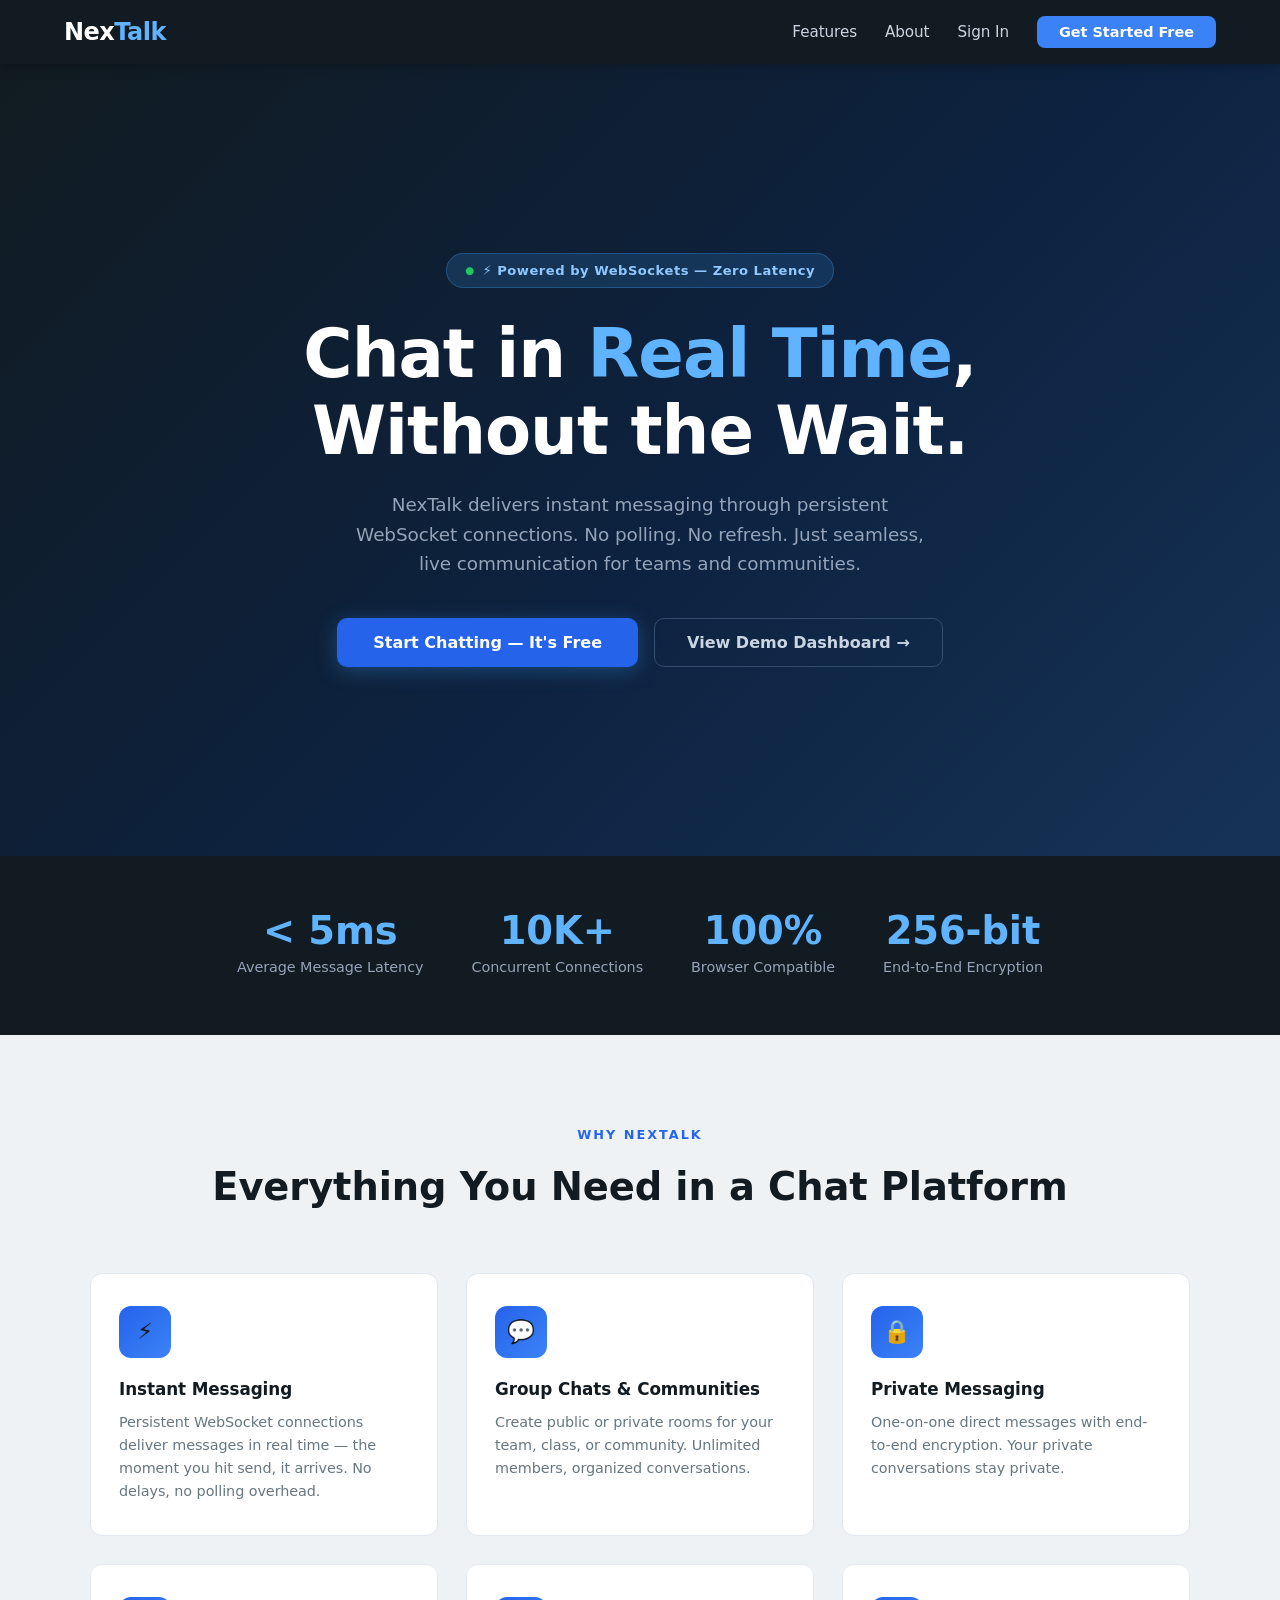
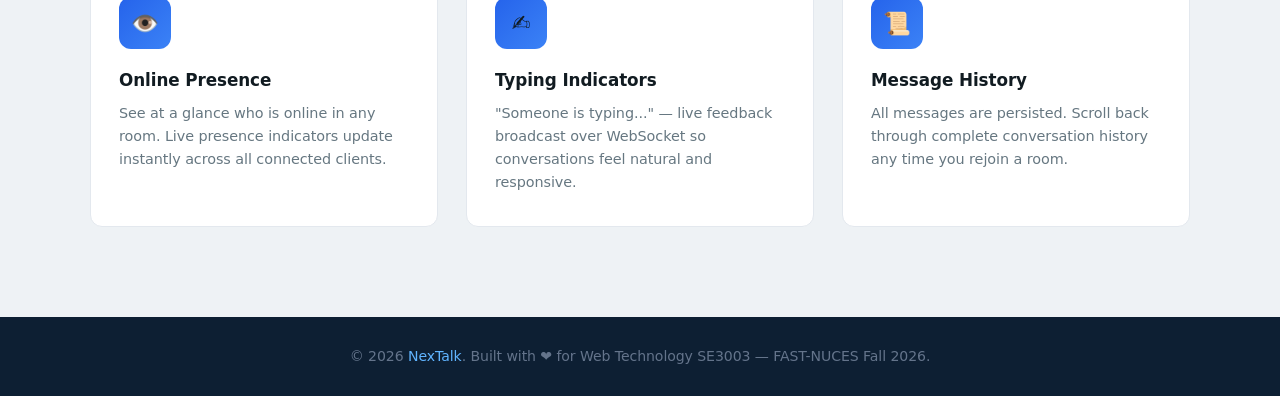
<file: html_pages/index.html>
<!DOCTYPE html>
<html lang="en">
<head>
  <meta charset="UTF-8" />
  <meta name="viewport" content="width=device-width, initial-scale=1.0" />
  <title>NexTalk — Real-Time Chat Platform</title>
  <link rel="stylesheet" href="style.css?v=20260512-gui2" />
</head>
<body>

  <!-- ── Navigation ── -->
  <nav class="nav">
    <div class="nav-logo">Nex<span>Talk</span></div>
    <div class="nav-links">
      <a href="#features">Features</a>
      <a href="#about">About</a>
      <!-- Auth-aware links (updated by JS) -->
      <a href="auth.html" id="nav-auth-link">Sign In</a>
      <button class="btn-nav" id="nav-cta-btn" onclick="location.href='auth.html'">Get Started Free</button>
    </div>
  </nav>

  <!-- ── Hero ── -->
  <section class="hero">
    <div class="hero-badge">⚡ Powered by WebSockets — Zero Latency</div>
    <h1>Chat in <span>Real Time</span>,<br>Without the Wait.</h1>
    <p>NexTalk delivers instant messaging through persistent WebSocket connections. No polling. No refresh. Just seamless, live communication for teams and communities.</p>
    <div class="hero-cta">
      <button class="btn-primary" id="hero-primary-btn" onclick="location.href='auth.html'">Start Chatting — It's Free</button>
      <button class="btn-outline" onclick="location.href='dashboard.html'">View Demo Dashboard →</button>
    </div>
  </section>

  <!-- ── Stats Bar ── -->
  <div class="stats-bar">
    <div class="stat">
      <div class="stat-num">&lt; 5ms</div>
      <div class="stat-label">Average Message Latency</div>
    </div>
    <div class="stat">
      <div class="stat-num">10K+</div>
      <div class="stat-label">Concurrent Connections</div>
    </div>
    <div class="stat">
      <div class="stat-num">100%</div>
      <div class="stat-label">Browser Compatible</div>
    </div>
    <div class="stat">
      <div class="stat-num">256-bit</div>
      <div class="stat-label">End-to-End Encryption</div>
    </div>
  </div>

  <!-- ── Features ── -->
  <section class="features" id="features">
    <div class="section-label">Why NexTalk</div>
    <h2 class="section-title">Everything You Need in a Chat Platform</h2>
    <div class="features-grid">

      <div class="feature-card">
        <div class="feature-icon">⚡</div>
        <h3>Instant Messaging</h3>
        <p>Persistent WebSocket connections deliver messages in real time — the moment you hit send, it arrives. No delays, no polling overhead.</p>
      </div>

      <div class="feature-card">
        <div class="feature-icon">💬</div>
        <h3>Group Chats & Communities</h3>
        <p>Create public or private rooms for your team, class, or community. Unlimited members, organized conversations.</p>
      </div>

      <div class="feature-card">
        <div class="feature-icon">🔒</div>
        <h3>Private Messaging</h3>
        <p>One-on-one direct messages with end-to-end encryption. Your private conversations stay private.</p>
      </div>

      <div class="feature-card">
        <div class="feature-icon">👁️</div>
        <h3>Online Presence</h3>
        <p>See at a glance who is online in any room. Live presence indicators update instantly across all connected clients.</p>
      </div>

      <div class="feature-card">
        <div class="feature-icon">✍️</div>
        <h3>Typing Indicators</h3>
        <p>"Someone is typing..." — live feedback broadcast over WebSocket so conversations feel natural and responsive.</p>
      </div>

      <div class="feature-card">
        <div class="feature-icon">📜</div>
        <h3>Message History</h3>
        <p>All messages are persisted. Scroll back through complete conversation history any time you rejoin a room.</p>
      </div>

    </div>
  </section>

  <!-- ── Footer ── -->
  <footer>
    <p>© 2026 <span>NexTalk</span>. Built with ❤️ for Web Technology SE3003 — FAST-NUCES Fall 2026.</p>
  </footer>

  <script>
    // ── Check if user is logged in and update navigation ──
    (async function updateNavForAuth() {
      try {
        const res = await fetch('../api/check_auth.php');
        const data = await res.json();

        if (data.authenticated) {
          const user = data.user;

          // Update nav link
          const navLink = document.getElementById('nav-auth-link');
          navLink.textContent = 'Dashboard';
          navLink.href = 'dashboard.html';

          // Update nav CTA button → Logout
          const navCta = document.getElementById('nav-cta-btn');
          navCta.textContent = 'Logout';
          navCta.style.background = 'rgba(231,76,60,.8)';
          navCta.onclick = async function() {
            await fetch('../api/logout.php');
            location.reload();
          };

          // Update hero primary button
          const heroBtn = document.getElementById('hero-primary-btn');
          heroBtn.textContent = 'Go to Dashboard →';
          heroBtn.onclick = function() { location.href = 'dashboard.html'; };
        }
      } catch (e) { /* Not logged in — keep default links */ }
    })();
  </script>

</body>
</html>
</file>
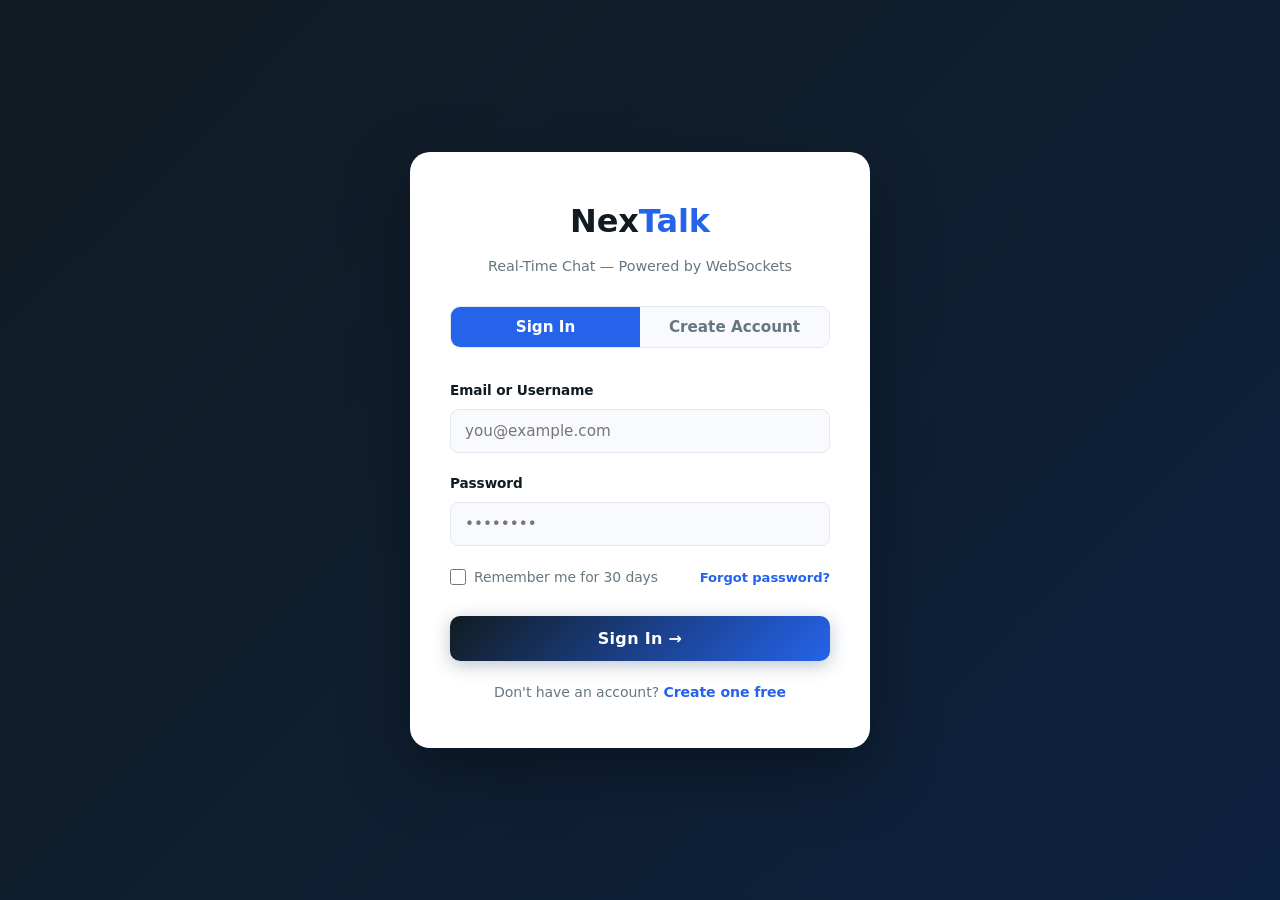
<file: html_pages/auth.html>
<!doctype html>
<html lang="en">
  <head>
    <meta charset="UTF-8" />
    <meta name="viewport" content="width=device-width, initial-scale=1.0" />
    <title>NexTalk — Sign In / Register</title>
    <link rel="stylesheet" href="style.css?v=20260512-gui2" />
  </head>
  <body class="auth-page">
    <div class="auth-card">
      <!-- Logo -->
      <div class="auth-logo">
        <div class="logo-text">Nex<span>Talk</span></div>
      </div>
      <p class="auth-subtitle">Real-Time Chat — Powered by WebSockets</p>

      <!-- Tabs -->
      <div class="auth-tabs">
        <button
          class="auth-tab active"
          id="tab-login"
          onclick="switchTab('login', this)"
        >
          Sign In
        </button>
        <button
          class="auth-tab"
          id="tab-register"
          onclick="switchTab('register', this)"
        >
          Create Account
        </button>
      </div>

      <!-- ── Toast / Error Message ── -->
      <div id="auth-toast" class="auth-toast"></div>

      <!-- ── Login Panel ── -->
      <div class="form-panel active" id="panel-login">
        <form id="login-form" onsubmit="handleLogin(event)">
          <div class="form-group">
            <label class="form-label" for="login-email"
              >Email or Username</label
            >
            <input
              class="form-input"
              type="text"
              id="login-email"
              name="email_or_username"
              placeholder="you@example.com"
              required
            />
          </div>
          <div class="form-group">
            <label class="form-label" for="login-password">Password</label>
            <input
              class="form-input"
              type="password"
              id="login-password"
              name="password"
              placeholder="••••••••"
              required
            />
          </div>
          <div class="checkbox-row">
            <input type="checkbox" id="remember" name="remember_me" value="1" />
            <label for="remember">Remember me for 30 days</label>
            <a
              href="#"
              style="
                margin-left: auto;
                font-size: 0.82rem;
                color: var(--blue);
                font-weight: 600;
              "
              >Forgot password?</a
            >
          </div>
          <button type="submit" class="btn-submit" id="btn-login">
            <span class="btn-text">Sign In →</span>
            <span class="btn-loader" style="display: none">Signing in...</span>
          </button>
        </form>
        <div class="form-footer">
          Don't have an account?
          <a href="#" onclick="switchTabByName('register')">Create one free</a>
        </div>
      </div>

      <!-- ── Register Panel ── -->
      <div class="form-panel" id="panel-register">
        <form id="register-form" onsubmit="handleRegister(event)">
          <div class="form-row">
            <div class="form-group">
              <label class="form-label" for="reg-fname">First Name</label>
              <input
                class="form-input"
                type="text"
                id="reg-fname"
                name="first_name"
                placeholder="Ali"
                required
              />
            </div>
            <div class="form-group">
              <label class="form-label" for="reg-lname">Last Name</label>
              <input
                class="form-input"
                type="text"
                id="reg-lname"
                name="last_name"
                placeholder="Hassan"
                required
              />
            </div>
          </div>
          <div class="form-group">
            <label class="form-label" for="reg-username">Username</label>
            <input
              class="form-input"
              type="text"
              id="reg-username"
              name="username"
              placeholder="alihassan123"
              required
            />
          </div>
          <div class="form-group">
            <label class="form-label" for="reg-email">Email Address</label>
            <input
              class="form-input"
              type="email"
              id="reg-email"
              name="email"
              placeholder="ali@example.com"
              required
            />
          </div>
          <div class="form-group">
            <label class="form-label" for="reg-password">Password</label>
            <input
              class="form-input"
              type="password"
              id="reg-password"
              name="password"
              placeholder="At least 8 characters"
              required
              minlength="8"
            />
          </div>
          <div class="form-group">
            <label class="form-label" for="reg-confirm">Confirm Password</label>
            <input
              class="form-input"
              type="password"
              id="reg-confirm"
              name="confirm"
              placeholder="Re-enter password"
              required
            />
          </div>
          <button type="submit" class="btn-submit" id="btn-register">
            <span class="btn-text">Create My Account →</span>
            <span class="btn-loader" style="display: none"
              >Creating account...</span
            >
          </button>
        </form>
        <div class="form-footer">
          Already registered?
          <a href="#" onclick="switchTabByName('login')">Sign in here</a>
        </div>
      </div>
    </div>

    <script>
      // ── Tab Switching ──
      function switchTab(name, btn) {
        document
          .querySelectorAll(".auth-tab")
          .forEach((t) => t.classList.remove("active"));
        document
          .querySelectorAll(".form-panel")
          .forEach((p) => p.classList.remove("active"));
        btn.classList.add("active");
        document.getElementById("panel-" + name).classList.add("active");
        hideToast();
      }
      function switchTabByName(name) {
        const idx = name === "login" ? 0 : 1;
        const tabs = document.querySelectorAll(".auth-tab");
        switchTab(name, tabs[idx]);
      }

      // ── Toast Helpers ──
      function showToast(msg, type) {
        const toast = document.getElementById("auth-toast");
        toast.textContent = msg;
        toast.className = "auth-toast " + type + " visible";
      }
      function hideToast() {
        const toast = document.getElementById("auth-toast");
        toast.className = "auth-toast";
      }

      // ── Set button loading state ──
      function setLoading(btnId, loading) {
        const btn = document.getElementById(btnId);
        const text = btn.querySelector(".btn-text");
        const loader = btn.querySelector(".btn-loader");
        btn.disabled = loading;
        text.style.display = loading ? "none" : "inline";
        loader.style.display = loading ? "inline" : "none";
        btn.style.opacity = loading ? "0.7" : "1";
      }

      // ══════════════════════════════════════════
      //  LOGIN — fetch + FormData (AJAX)
      // ══════════════════════════════════════════
      async function handleLogin(e) {
        e.preventDefault();
        hideToast();
        setLoading("btn-login", true);

        const form = document.getElementById("login-form");
        const formData = new FormData(form);

        try {
          const response = await fetch("../api/login.php", {
            method: "POST",
            body: formData,
          });

          const raw = await response.text();
          let data;
          try {
            data = JSON.parse(raw);
          } catch (_) {
            throw new Error(
              raw || "Unexpected server response during sign in.",
            );
          }

          if (data.success) {
            showToast(data.message, "success");
            // Redirect to dashboard after brief delay
            setTimeout(() => {
              window.location.href = "dashboard.html";
            }, 800);
          } else {
            showToast(data.message, "error");
            setLoading("btn-login", false);
          }
        } catch (err) {
          const message =
            err && err.message
              ? err.message
              : "Network error. Please check your connection.";
          showToast(message, "error");
          setLoading("btn-login", false);
        }
      }

      // ══════════════════════════════════════════
      //  REGISTER — fetch + FormData (AJAX)
      // ══════════════════════════════════════════
      async function handleRegister(e) {
        e.preventDefault();
        hideToast();

        // Client-side password match check
        const pass = document.getElementById("reg-password").value;
        const conf = document.getElementById("reg-confirm").value;
        if (pass !== conf) {
          showToast("Passwords do not match.", "error");
          return;
        }

        setLoading("btn-register", true);

        const form = document.getElementById("register-form");
        const formData = new FormData(form);

        try {
          const response = await fetch("../api/register.php", {
            method: "POST",
            body: formData,
          });

          const data = await response.json();

          if (data.success) {
            showToast(data.message, "success");
            // Redirect to dashboard after brief delay
            setTimeout(() => {
              window.location.href = "dashboard.html";
            }, 800);
          } else {
            showToast(data.message, "error");
            setLoading("btn-register", false);
          }
        } catch (err) {
          showToast("Network error. Please check your connection.", "error");
          setLoading("btn-register", false);
        }
      }

      // ── If already logged in, redirect to dashboard ──
      (async function checkExistingSession() {
        try {
          const res = await fetch("../api/check_auth.php");
          const data = await res.json();
          if (data.authenticated) {
            window.location.href = "dashboard.html";
          }
        } catch (e) {
          /* ignore — user is not logged in */
        }
      })();
    </script>
  </body>
</html>
</file>
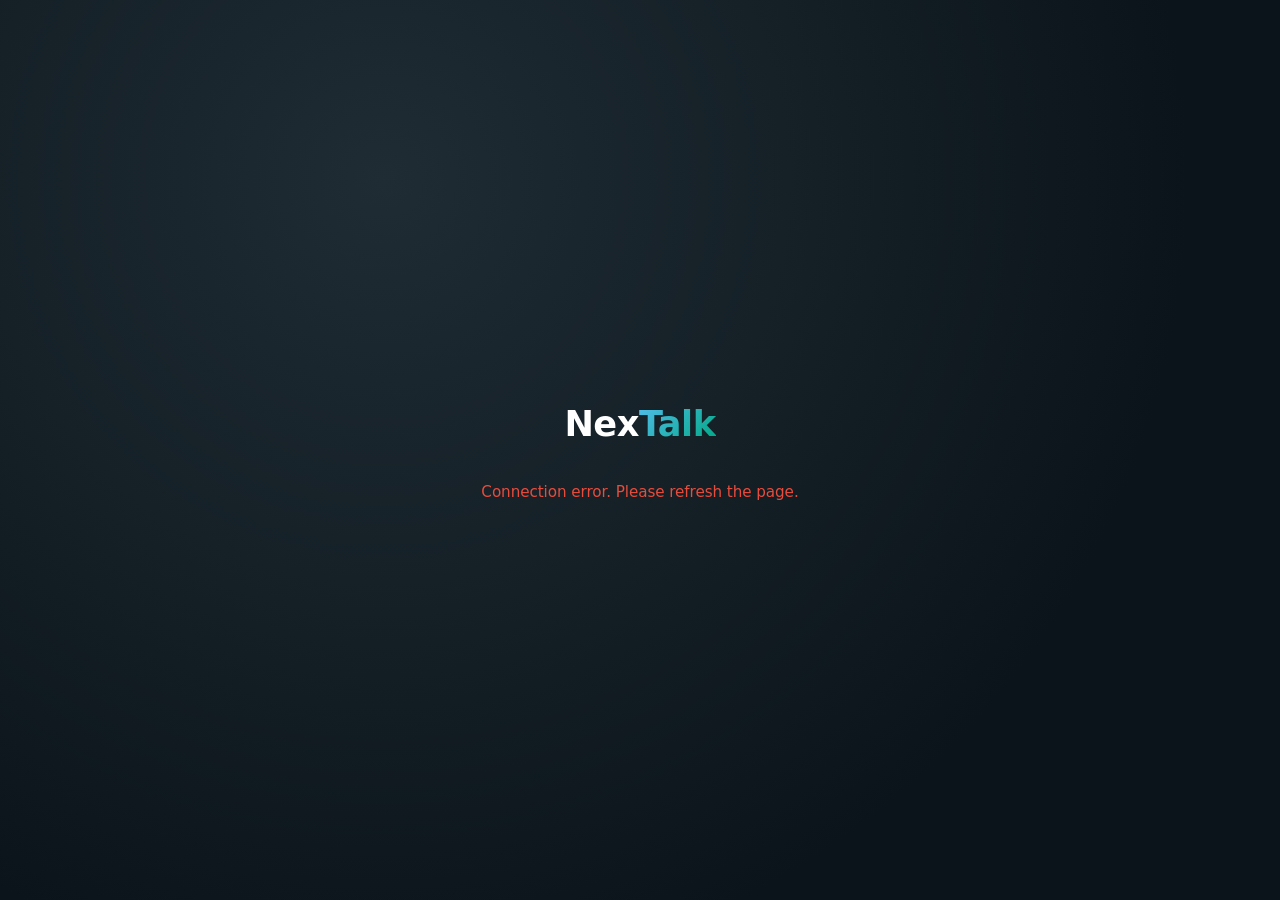
<file: html_pages/dashboard.html>
<!doctype html>
<html lang="en">
  <head>
    <meta charset="UTF-8" />
    <meta name="viewport" content="width=device-width, initial-scale=1.0" />
    <title>NexTalk — Dashboard</title>
    <style>
      /* Additional styles for new chat features
         NOTE: this block is intentionally placed BEFORE the external stylesheet
         so the canonical theme in style.css (loaded after) wins on equal
         specificity. Keep new theming there, not here. */
      .chat-btn-join {
        background: var(--blue);
        color: white;
        border: none;
        padding: 10px 20px;
        border-radius: 8px;
        font-weight: bold;
        cursor: pointer;
        margin: 20px auto;
        display: block;
      }
      .chat-btn-join:hover {
        background: var(--navy);
      }
      .disabled-state {
        text-align: center;
        padding: 50px;
        color: var(--muted);
        font-style: italic;
      }
      .request-item {
        background: rgba(255, 255, 255, 0.05);
        padding: 10px;
        border-radius: 8px;
        margin-bottom: 10px;
      }
      .request-actions {
        display: flex;
        gap: 5px;
        margin-top: 5px;
      }
      .btn-approve,
      .btn-reject {
        flex: 1;
        padding: 5px;
        border: none;
        border-radius: 4px;
        cursor: pointer;
        font-weight: bold;
        color: white;
      }
      .btn-approve {
        background: var(--online);
      }
      .btn-reject {
        background: var(--danger);
      }
      .room-item.pending {
        opacity: 0.6;
      }

      .action-modal-overlay {
        position: fixed;
        inset: 0;
        z-index: 10000;
        background: rgba(0, 0, 0, 0.6);
        backdrop-filter: blur(4px);
        display: flex;
        align-items: center;
        justify-content: center;
        padding: 20px;
      }
      .action-modal-card {
        background: #1b2b3a;
        border: 1px solid rgba(255, 255, 255, 0.1);
        border-radius: 20px;
        padding: 36px 32px;
        max-width: 420px;
        width: 100%;
        box-shadow: 0 24px 64px rgba(0, 0, 0, 0.5);
      }

      /* Toast Notifications */
      @keyframes slideInRight {
        from {
          opacity: 0;
          transform: translateX(400px);
        }
        to {
          opacity: 1;
          transform: translateX(0);
        }
      }

      @keyframes slideOutRight {
        from {
          opacity: 1;
          transform: translateX(0);
        }
        to {
          opacity: 0;
          transform: translateX(400px);
        }
      }

      /* Request item styles */
      .request-item {
        background: rgba(255, 255, 255, 0.05);
        padding: 12px;
        border-radius: 8px;
        margin-bottom: 10px;
        border-left: 3px solid var(--blue);
        transition: all 0.3s ease-out;
      }

      .request-item:hover {
        background: rgba(255, 255, 255, 0.08);
      }

      .request-actions button:hover {
        opacity: 0.85;
        transform: scale(1.05);
      }

      .request-actions button {
        transition: all 0.2s ease-out;
      }

      /* ─── Block System Styles ─── */
      .block-btn {
        width: 100%;
        padding: 10px 16px;
        border: 1px solid rgba(231, 76, 60, 0.4);
        background: rgba(231, 76, 60, 0.12);
        color: #e74c3c;
        border-radius: 8px;
        font-weight: 600;
        font-size: 0.85rem;
        cursor: pointer;
        transition: all 0.2s;
        margin-top: 12px;
      }
      .block-btn:hover {
        background: rgba(231, 76, 60, 0.25);
      }
      .block-btn.unblock {
        border-color: rgba(34, 197, 94, 0.4);
        background: rgba(34, 197, 94, 0.12);
        color: #22c55e;
      }
      .block-btn.unblock:hover {
        background: rgba(34, 197, 94, 0.25);
      }
      .blocked-overlay {
        display: none;
        padding: 14px 20px;
        background: rgba(231, 76, 60, 0.08);
        border-top: 1px solid rgba(231, 76, 60, 0.2);
        text-align: center;
        color: #e74c3c;
        font-size: 0.9rem;
        font-weight: 500;
      }

      /* ─── Smart Replies (AI) ─── */
      .smart-replies-bar {
        display: flex;
        align-items: center;
        gap: 10px;
        padding: 10px 16px;
        background: linear-gradient(
          90deg,
          rgba(0, 168, 132, 0.10),
          rgba(83, 189, 235, 0.12)
        );
        border-top: 1px solid rgba(0, 168, 132, 0.28);
        border-bottom: 1px solid rgba(0, 168, 132, 0.18);
      }
      .smart-replies-label {
        font-size: 0.7rem;
        font-weight: 800;
        text-transform: uppercase;
        letter-spacing: 1.2px;
        color: #008f6b;
        flex-shrink: 0;
        display: inline-flex;
        align-items: center;
        gap: 4px;
      }
      .smart-replies-chips {
        display: flex;
        gap: 8px;
        flex-wrap: wrap;
        flex: 1;
        min-height: 30px;
        align-items: center;
      }
      .smart-reply-chip {
        background: #ffffff;
        border: 1.5px solid #00a884;
        color: #008f6b;
        padding: 7px 14px;
        border-radius: 999px;
        font-size: 0.85rem;
        font-weight: 600;
        cursor: pointer;
        transition: all 0.15s;
        max-width: 280px;
        white-space: nowrap;
        overflow: hidden;
        text-overflow: ellipsis;
        box-shadow: 0 1px 3px rgba(0, 143, 107, 0.15);
      }
      .smart-reply-chip:hover {
        background: #00a884;
        color: #ffffff;
        transform: translateY(-1px);
        box-shadow: 0 4px 10px rgba(0, 143, 107, 0.35);
      }
      .smart-reply-chip:disabled {
        opacity: 0.5;
        cursor: wait;
      }
      .smart-replies-refresh {
        background: #ffffff;
        border: 1.5px solid #00a884;
        color: #008f6b;
        width: 32px;
        height: 32px;
        border-radius: 50%;
        cursor: pointer;
        font-size: 1rem;
        font-weight: 700;
        flex-shrink: 0;
        transition: all 0.15s;
        display: flex;
        align-items: center;
        justify-content: center;
      }
      .smart-replies-refresh:hover {
        background: #00a884;
        color: #ffffff;
      }
      .smart-replies-refresh.spinning {
        animation: spinChip 0.8s linear infinite;
      }
      @keyframes spinChip {
        from { transform: rotate(0deg); }
        to { transform: rotate(360deg); }
      }
      .smart-replies-empty {
        color: #008f6b;
        font-size: 0.82rem;
        font-style: italic;
        font-weight: 500;
      }

      /* ─── Translated message tag ─── */
      .ai-translated-tag {
        display: inline-block;
        margin-top: 4px;
        padding: 2px 8px;
        font-size: 0.65rem;
        font-weight: 600;
        text-transform: uppercase;
        letter-spacing: 0.6px;
        background: rgba(124, 58, 237, 0.18);
        color: #a78bfa;
        border-radius: 10px;
        cursor: pointer;
        user-select: none;
      }
      .ai-translated-tag:hover {
        background: rgba(124, 58, 237, 0.32);
      }

      /* ─── Poll Styles ─── */
      .poll-btn {
        width: 38px;
        height: 38px;
        border: none;
        background: transparent;
        font-size: 1.2rem;
        cursor: pointer;
        border-radius: 8px;
        transition: background 0.15s;
        display: flex;
        align-items: center;
        justify-content: center;
        flex-shrink: 0;
      }
      .poll-btn:hover {
        background: rgba(0, 0, 0, 0.08);
      }

      /* Poll Creation Modal */
      .poll-modal-card {
        background: #1b2b3a;
        border: 1px solid rgba(255, 255, 255, 0.1);
        border-radius: 20px;
        padding: 32px 28px;
        max-width: 440px;
        width: 100%;
        box-shadow: 0 24px 64px rgba(0, 0, 0, 0.5);
      }
      .poll-modal-title {
        font-size: 1.15rem;
        color: #fff;
        font-weight: 700;
        margin-bottom: 20px;
        display: flex;
        align-items: center;
        gap: 8px;
      }
      .poll-option-row {
        display: flex;
        gap: 8px;
        margin-bottom: 8px;
        align-items: center;
      }
      .poll-option-input {
        flex: 1;
        padding: 10px 12px;
        border-radius: 8px;
        border: 1px solid #4a6178;
        background: #0d1f33;
        color: #fff;
        font-size: 0.9rem;
        font-family: var(--font);
        outline: none;
      }
      .poll-option-input:focus {
        border-color: var(--blue);
      }
      .poll-option-remove {
        width: 28px;
        height: 28px;
        border-radius: 50%;
        border: none;
        background: rgba(231, 76, 60, 0.2);
        color: #e74c3c;
        font-size: 0.85rem;
        cursor: pointer;
        display: flex;
        align-items: center;
        justify-content: center;
        transition: background 0.15s;
        flex-shrink: 0;
      }
      .poll-option-remove:hover {
        background: rgba(231, 76, 60, 0.4);
      }
      .poll-add-option {
        background: rgba(46, 117, 182, 0.15);
        border: 1px dashed rgba(46, 117, 182, 0.4);
        color: var(--blue-lt);
        padding: 8px;
        border-radius: 8px;
        text-align: center;
        cursor: pointer;
        font-size: 0.85rem;
        font-weight: 500;
        transition: all 0.15s;
        margin-bottom: 16px;
      }
      .poll-add-option:hover {
        background: rgba(46, 117, 182, 0.25);
      }

      /* Poll Bubble (in chat messages) */
      .poll-bubble {
        background: rgba(46, 117, 182, 0.08);
        border: 1px solid rgba(46, 117, 182, 0.15);
        border-radius: 12px;
        padding: 14px;
        margin-bottom: 6px;
        min-width: 260px;
      }
      .poll-bubble-question {
        font-size: 0.95rem;
        font-weight: 700;
        color: var(--navy);
        margin-bottom: 12px;
        display: flex;
        align-items: center;
        gap: 6px;
      }
      .poll-option-item {
        position: relative;
        margin-bottom: 6px;
        cursor: pointer;
        border-radius: 8px;
        overflow: hidden;
        border: 1.5px solid rgba(46, 117, 182, 0.2);
        transition: all 0.2s;
      }
      .poll-option-item:hover {
        border-color: var(--blue);
      }
      .poll-option-item.voted {
        border-color: var(--blue);
        background: rgba(46, 117, 182, 0.06);
      }
      .poll-option-bar {
        position: absolute;
        left: 0;
        top: 0;
        height: 100%;
        background: linear-gradient(90deg, rgba(46, 117, 182, 0.15), rgba(46, 117, 182, 0.05));
        border-radius: 6px;
        transition: width 0.4s ease;
      }
      .poll-option-content {
        position: relative;
        z-index: 1;
        display: flex;
        justify-content: space-between;
        align-items: center;
        padding: 9px 12px;
        font-size: 0.85rem;
      }
      .poll-option-text {
        display: flex;
        align-items: center;
        gap: 6px;
        color: var(--text);
        font-weight: 500;
      }
      .poll-option-check {
        width: 16px;
        height: 16px;
        border-radius: 50%;
        border: 2px solid #94a3b8;
        display: inline-flex;
        align-items: center;
        justify-content: center;
        font-size: 0.6rem;
        color: transparent;
        transition: all 0.2s;
        flex-shrink: 0;
      }
      .poll-option-item.voted .poll-option-check {
        border-color: var(--blue);
        background: var(--blue);
        color: #fff;
      }
      .poll-option-count {
        font-size: 0.78rem;
        color: var(--muted);
        font-weight: 600;
      }
      .poll-total {
        font-size: 0.75rem;
        color: var(--muted);
        text-align: right;
        margin-top: 6px;
      }
    </style>
    <link rel="stylesheet" href="style.css?v=20260512-gui2" />
  </head>
  <body>
    <!-- Auth Guard Loading Screen -->
    <div id="auth-guard" class="auth-guard">
      <div class="guard-content">
        <div class="guard-logo">Nex<span>Talk</span></div>
        <div class="guard-spinner"></div>
        <p>Verifying your session...</p>
      </div>
    </div>

    <!-- Action Modal -->
    <div class="action-modal-overlay" id="action-modal" style="display: none">
      <div class="action-modal-card">
        <div class="modal-title" id="modal-title">Title</div>
        <div class="form-group" style="margin-bottom: 20px">
          <input
            type="text"
            id="modal-input"
            class="form-input modal-text-input"
            placeholder="Enter here..."
          />
        </div>
        <div class="modal-actions" style="display: flex; gap: 10px; justify-content: flex-end">
          <button class="btn-cancel modal-btn-cancel" onclick="closeModal()">Cancel</button>
          <button class="btn-submit modal-btn-submit" id="modal-submit">Submit</button>
        </div>
      </div>
    </div>

    <!-- Members Modal -->
    <div
      class="members-modal-overlay"
      id="members-modal"
      style="display: none"
      onclick="if (event.target === this) closeMembersModal();"
    >
      <div class="members-modal-card">
        <div class="members-modal-header">
          <div style="display: flex; align-items: center">
            <h3 id="members-modal-title">Members</h3>
            <span class="members-count-tag" id="members-modal-count">0</span>
          </div>
          <button class="members-modal-close" onclick="closeMembersModal()">
            ✕
          </button>
        </div>
        <div class="members-modal-list" id="members-modal-list"></div>
      </div>
    </div>

    <!-- Forward Modal -->
    <div
      class="action-modal-overlay"
      id="forward-modal"
      style="display: none"
      onclick="if (event.target === this) closeForwardModal();"
    >
      <div class="action-modal-card" style="max-width: 500px">
        <div class="modal-title">Forward Message To...</div>
        <div class="sidebar-search-box" style="padding: 0 0 15px 0">
          <input
            type="text"
            class="sidebar-search-input"
            id="forward-search"
            placeholder="Search chats..."
            onkeyup="filterForwardList()"
          />
        </div>
        <div class="forward-modal-list" id="forward-list">
          <!-- Populated via JS -->
        </div>
        <div style="margin-top: 15px; text-align: right">
          <button
            class="btn-cancel"
            onclick="closeForwardModal()"
            style="padding: 8px 16px"
          >
            Cancel
          </button>
        </div>
      </div>
    </div>

    <div class="app-shell" id="app-shell" style="display: none">
      <!-- ══════════════ LEFT SIDEBAR ══════════════ -->
      <aside class="sidebar">
        <div class="sidebar-header">
          <div class="sidebar-logo">Nex<span>Talk</span></div>
          <div style="display: flex; gap: 5px">
            <button
              class="icon-btn"
              onclick="openActionModal('direct')"
              title="New Direct Message"
              style="
                width: 32px;
                height: 32px;
                border-color: rgba(255, 255, 255, 0.1);
                background: rgba(255, 255, 255, 0.06);
                color: #cbd5e1;
              "
            >
              👤
            </button>
            <button
              class="icon-btn"
              onclick="openActionModal('group')"
              title="New Group Chat"
              style="
                width: 32px;
                height: 32px;
                border-color: rgba(255, 255, 255, 0.1);
                background: rgba(255, 255, 255, 0.06);
                color: #cbd5e1;
              "
            >
              👥
            </button>
            <button
              class="icon-btn"
              id="btn-new-community"
              onclick="openActionModal('community')"
              title="New Community"
              style="
                display: none;
                width: 32px;
                height: 32px;
                border-color: rgba(255, 255, 255, 0.1);
                background: rgba(255, 255, 255, 0.06);
                color: #cbd5e1;
              "
            >
              🌍
            </button>
          </div>
        </div>

        <div class="sidebar-search-box">
          <input
            type="text"
            class="sidebar-search-input"
            id="sidebar-search"
            placeholder="Search or start new chat"
            onkeyup="filterConversations()"
          />
        </div>

        <div style="flex: 1; overflow-y: auto">
          <!-- Communities -->
          <div class="sidebar-section" id="hdr-communities">Communities</div>
          <div
            id="list-communities"
            class="room-list"
            style="flex: none; overflow: visible"
          ></div>

          <!-- Groups -->
          <div class="sidebar-section" id="hdr-groups">Groups</div>
          <div
            id="list-groups"
            class="room-list"
            style="flex: none; overflow: visible"
          ></div>

          <!-- Direct Messages -->
          <div class="sidebar-section" id="hdr-directs">Direct Messages</div>
          <div
            id="list-directs"
            class="room-list"
            style="flex: none; overflow: visible"
          ></div>
        </div>

        <!-- Bottom user info -->
        <div class="sidebar-user">
          <div class="user-av-sm" id="user-avatar">?</div>
          <div class="user-info">
            <div class="user-name" id="user-display-name">Loading...</div>
            <div class="user-role-badge" id="user-role-badge">Member</div>
          </div>
          <button
            class="icon-btn logout-btn"
            onclick="handleLogout()"
            style="
              border-color: rgba(255, 255, 255, 0.1);
              background: rgba(231, 76, 60, 0.15);
              color: #e74c3c;
            "
            title="Logout"
          >
            🚪
          </button>
        </div>
      </aside>

      <!-- ══════════════ MAIN CHAT AREA ══════════════ -->
      <main class="chat-area">
        <div class="chat-header">
          <div class="chat-header-info">
            <div class="chat-room-icon" id="chat-header-icon">💬</div>
            <div>
              <div class="chat-room-name" id="chat-header-name">
                Select a conversation
              </div>
              <div style="display: flex; align-items: center; gap: 8px">
                <div class="chat-header-status" id="chat-header-status"></div>
                <button
                  class="member-count-btn"
                  id="member-count-btn"
                  style="display: none"
                  onclick="openMembersModal()"
                >
                  <span class="count-icon">👥</span>
                  <span id="member-count-text">0 members</span>
                </button>
              </div>
            </div>
          </div>
          <div
            class="chat-header-actions"
            id="chat-header-actions"
            style="display: none"
          >
            <button
              class="chat-action-btn"
              id="btn-add-user"
              onclick="openActionModal('add_user')"
              title="Add User"
              style="display: none"
            >
              ➕ Add User
            </button>
            <button
              class="chat-action-btn danger"
              id="btn-leave-conv"
              onclick="leaveConversation()"
            >
              Leave
            </button>
            <button
              class="chat-action-btn danger"
              id="btn-del-conv"
              onclick="deleteConversation()"
              style="display: none"
            >
              Delete
            </button>
          </div>
        </div>

        <div
          class="messages-area"
          id="messages-container"
          onscroll="handleScroll()"
        >
          <div class="disabled-state">
            Please select a conversation from the sidebar to start messaging.
          </div>
          <!-- Scroll to Bottom FAB — inside messages-area for proper sticky positioning -->
          <button
            class="scroll-bottom-btn"
            id="btn-scroll-bottom"
            onclick="scrollToBottom()"
          >
            ↓
          </button>
        </div>

        <div style="display: flex; flex-direction: column">
          <!-- Reply Bar -->
          <div class="reply-bar" id="reply-bar" style="display: none">
            <div class="reply-bar-content">
              <div class="reply-bar-sender" id="reply-bar-sender">
                Sender Name
              </div>
              <div class="reply-bar-text" id="reply-bar-text">
                Message content preview...
              </div>
            </div>
            <button class="reply-bar-close" onclick="cancelReply()">✕</button>
          </div>

          <!-- File Preview Bar -->
          <div
            class="file-preview-bar"
            id="file-preview-bar"
            style="display: none"
          >
            <div style="font-size: 1.2rem">📎</div>
            <div class="file-preview-name" id="file-preview-name">
              filename.jpg (2.5MB)
            </div>
            <button class="reply-bar-close" onclick="cancelAttachment()">
              ✕
            </button>
          </div>

          <!-- Blocked Overlay -->
          <div class="blocked-overlay" id="blocked-overlay">
            🚫 <span id="blocked-overlay-text">You blocked this user.</span>
          </div>

          <!-- Smart Replies (AI) -->
          <div class="smart-replies-bar" id="smart-replies-bar" style="display: none">
            <span class="smart-replies-label">✨ Suggested</span>
            <div class="smart-replies-chips" id="smart-replies-chips"></div>
            <button
              class="smart-replies-refresh"
              id="smart-replies-refresh"
              onclick="fetchSmartReplies(true)"
              title="Regenerate suggestions"
            >
              ↻
            </button>
          </div>

          <div
            class="chat-input-area"
            id="chat-input-area"
            style="display: none"
          >
            <button
              class="attach-btn"
              onclick="document.getElementById('file-upload').click()"
              title="Attach File"
            >
              📎
            </button>
            <button
              class="poll-btn"
              onclick="openPollModal()"
              title="Create Poll"
              id="btn-poll"
            >
              📊
            </button>
            <input
              type="file"
              id="file-upload"
              style="display: none"
              onchange="handleFileSelect(event)"
            />
            <textarea
              class="chat-input"
              id="message-input"
              rows="1"
              placeholder="Type a message..."
              oninput="handleTyping()"
            ></textarea>
            <button
              class="send-btn"
              id="btn-send"
              onclick="sendMessage()"
              title="Send"
            >
              🎤
            </button>
          </div>
        </div>
      </main>

      <!-- ══════════════ RIGHT PANEL ══════════════ -->
      <aside class="right-panel">
        <div
          class="panel-section"
          id="community-requests-section"
          style="display: none"
        >
          <div class="panel-title">Community Requests</div>
          <div id="requests-list"></div>
        </div>

        <div class="panel-divider"></div>

        <div class="panel-section">
          <div class="panel-title">Online Information</div>
          <div class="member-item" id="member-self">
            <div
              class="member-av"
              style="
                background: linear-gradient(135deg, #1e3a5f, #2e75b6);
                position: relative;
              "
              id="member-self-avatar"
            >
              A
            </div>
            <div>
              <div class="member-name" id="member-self-name">Loading...</div>
              <div class="member-role" id="member-self-role">You</div>
            </div>
          </div>
          <!-- Block / Unblock Button (DMs only) -->
          <button class="block-btn" id="btn-block-user" style="display: none" onclick="toggleBlockUser()">
            🚫 Block User
          </button>
        </div>
      </aside>
    </div>

    <!-- Poll Creation Modal -->
    <div
      class="action-modal-overlay"
      id="poll-modal"
      style="display: none"
      onclick="if (event.target === this) closePollModal();"
    >
      <div class="poll-modal-card">
        <div class="poll-modal-title">📊 Create a Poll</div>
        <div class="form-group" style="margin-bottom: 16px">
          <input
            type="text"
            id="poll-question-input"
            class="poll-option-input"
            style="width: 100%; font-size: 0.95rem; font-weight: 600"
            placeholder="Ask a question..."
            maxlength="500"
          />
        </div>
        <div id="poll-options-container">
          <div class="poll-option-row">
            <input type="text" class="poll-option-input poll-opt" placeholder="Option 1" maxlength="255" />
          </div>
          <div class="poll-option-row">
            <input type="text" class="poll-option-input poll-opt" placeholder="Option 2" maxlength="255" />
          </div>
        </div>
        <div class="poll-add-option" onclick="addPollOption()">
          + Add Option
        </div>
        <div style="display: flex; gap: 10px; justify-content: flex-end; margin-top: 18px;">
          <button class="btn-cancel modal-btn-cancel" onclick="closePollModal()">Cancel</button>
          <button id="poll-submit-btn" class="modal-btn-submit" onclick="submitPoll()">Send Poll</button>
        </div>
      </div>
    </div>

    <!-- Scripts -->
    <script src="dashboard.js?v=20260512-gui2"></script>
  </body>
</html>
</file>
<file: html_pages/style.css>
/* =============================================
   NexTalk — Shared Stylesheet
   Web Technology SE3003 | Fall 2026
   ============================================= */

/* --- Reset & Base --- */
*,
*::before,
*::after {
  box-sizing: border-box;
  margin: 0;
  padding: 0;
}

:root {
  /* Refined palette — cohesive indigo + teal accent, WhatsApp-grade spacing */
  --navy: #111b21;
  --navy-2: #1f2c34;
  --blue: #2563eb;
  --blue-lt: #3b82f6;
  --accent: #00a884;          /* WhatsApp-ish teal for outgoing & primary CTAs */
  --accent-dk: #008f6b;
  --bg: #eef2f5;
  --sidebar-bg: #111b21;
  --sidebar-bg-2: #0b141a;
  --card: #ffffff;
  --border: #e3e8ee;
  --border-soft: #eef2f5;
  --text: #111b21;
  --muted: #667781;
  --muted-2: #8696a0;
  --online: #22c55e;
  --danger: #ef4444;
  --tick-read: #53bdeb;
  --shadow-sm: 0 1px 2px rgba(17, 27, 33, 0.07);
  --shadow-md: 0 4px 18px rgba(17, 27, 33, 0.12);
  --shadow-lg: 0 24px 60px rgba(17, 27, 33, 0.25);
  --radius: 12px;
  --radius-lg: 16px;
  --font: "Segoe UI", system-ui, -apple-system, "Helvetica Neue", Arial, sans-serif;
}

body {
  font-family: var(--font);
  background: var(--bg);
  color: var(--text);
  line-height: 1.6;
}
a {
  color: var(--blue);
  text-decoration: none;
}
a:hover {
  text-decoration: underline;
}
img {
  display: block;
  max-width: 100%;
}
button {
  cursor: pointer;
  font-family: var(--font);
}

/* --- Utility --- */
.flex {
  display: flex;
}
.flex-col {
  flex-direction: column;
}
.items-center {
  align-items: center;
}
.justify-between {
  justify-content: space-between;
}
.gap-8 {
  gap: 8px;
}
.gap-16 {
  gap: 16px;
}
.text-center {
  text-align: center;
}
.fw-bold {
  font-weight: 700;
}
.muted {
  color: var(--muted);
  font-size: 0.875rem;
}

/* =============================================
   LANDING PAGE (index.html)
   ============================================= */

/* Navbar */
.nav {
  position: sticky;
  top: 0;
  z-index: 100;
  background: var(--navy);
  padding: 0 5%;
  display: flex;
  align-items: center;
  justify-content: space-between;
  height: 64px;
  box-shadow: 0 2px 12px rgba(0, 0, 0, 0.25);
}
.nav-logo {
  font-size: 1.5rem;
  font-weight: 800;
  color: #fff;
  letter-spacing: -0.5px;
}
.nav-logo span {
  color: #60b4ff;
}
.nav-links {
  display: flex;
  gap: 28px;
  align-items: center;
}
.nav-links a {
  color: #cbd5e1;
  font-size: 0.95rem;
  transition: color 0.2s;
}
.nav-links a:hover {
  color: #fff;
  text-decoration: none;
}
.btn-nav {
  background: var(--blue-lt);
  color: #fff;
  padding: 8px 22px;
  border-radius: 8px;
  border: none;
  font-size: 0.9rem;
  font-weight: 600;
  transition: background 0.2s;
}
.btn-nav:hover {
  background: #3b82c4;
}

/* Hero */
.hero {
  min-height: 88vh;
  background: linear-gradient(
    135deg,
    var(--navy) 0%,
    #0d2240 55%,
    #163356 100%
  );
  display: flex;
  align-items: center;
  justify-content: center;
  text-align: center;
  padding: 60px 5%;
  flex-direction: column;
}
.hero-badge {
  display: inline-flex;
  align-items: center;
  gap: 8px;
  background: rgba(46, 117, 182, 0.25);
  border: 1px solid rgba(46, 117, 182, 0.5);
  color: #90c8ff;
  padding: 6px 18px;
  border-radius: 999px;
  font-size: 0.82rem;
  font-weight: 600;
  letter-spacing: 0.5px;
  margin-bottom: 28px;
}
.hero-badge::before {
  content: "●";
  color: var(--online);
  font-size: 0.65rem;
}
.hero h1 {
  font-size: clamp(2.4rem, 6vw, 4.2rem);
  font-weight: 800;
  color: #fff;
  line-height: 1.15;
  margin-bottom: 20px;
  letter-spacing: -1px;
}
.hero h1 span {
  color: #60b4ff;
}
.hero p {
  font-size: 1.15rem;
  color: #94a3b8;
  max-width: 580px;
  margin: 0 auto 40px;
}
.hero-cta {
  display: flex;
  gap: 16px;
  justify-content: center;
  flex-wrap: wrap;
}
.btn-primary {
  background: var(--blue);
  color: #fff;
  padding: 14px 36px;
  border-radius: 10px;
  border: none;
  font-size: 1rem;
  font-weight: 700;
  box-shadow: 0 4px 20px rgba(46, 117, 182, 0.45);
  transition:
    transform 0.15s,
    box-shadow 0.15s;
}
.btn-primary:hover {
  transform: translateY(-2px);
  box-shadow: 0 8px 28px rgba(46, 117, 182, 0.55);
}
.btn-outline {
  background: transparent;
  color: #cbd5e1;
  padding: 14px 32px;
  border-radius: 10px;
  border: 1.5px solid #334d6e;
  font-size: 1rem;
  font-weight: 600;
  transition:
    border-color 0.2s,
    color 0.2s;
}
.btn-outline:hover {
  border-color: #60b4ff;
  color: #fff;
}

/* Features */
.features {
  padding: 90px 5%;
}
.section-label {
  text-align: center;
  color: var(--blue);
  font-size: 0.8rem;
  font-weight: 700;
  letter-spacing: 2px;
  text-transform: uppercase;
  margin-bottom: 10px;
}
.section-title {
  text-align: center;
  font-size: clamp(1.6rem, 4vw, 2.4rem);
  font-weight: 800;
  color: var(--navy);
  margin-bottom: 56px;
}
.features-grid {
  display: grid;
  grid-template-columns: repeat(auto-fit, minmax(260px, 1fr));
  gap: 28px;
  max-width: 1100px;
  margin: 0 auto;
}
.feature-card {
  background: var(--card);
  border: 1px solid var(--border);
  border-radius: var(--radius);
  padding: 32px 28px;
  box-shadow: var(--shadow);
  transition:
    transform 0.2s,
    box-shadow 0.2s;
}
.feature-card:hover {
  transform: translateY(-4px);
  box-shadow: 0 12px 32px rgba(30, 58, 95, 0.15);
}
.feature-icon {
  width: 52px;
  height: 52px;
  border-radius: 12px;
  background: linear-gradient(135deg, var(--blue), var(--blue-lt));
  display: flex;
  align-items: center;
  justify-content: center;
  font-size: 1.4rem;
  margin-bottom: 18px;
}
.feature-card h3 {
  font-size: 1.05rem;
  font-weight: 700;
  color: var(--navy);
  margin-bottom: 8px;
}
.feature-card p {
  font-size: 0.9rem;
  color: var(--muted);
  line-height: 1.6;
}

/* Stats bar */
.stats-bar {
  background: var(--navy);
  padding: 56px 5%;
  display: flex;
  justify-content: center;
  flex-wrap: wrap;
  gap: 48px;
}
.stat {
  text-align: center;
}
.stat-num {
  font-size: 2.4rem;
  font-weight: 800;
  color: #60b4ff;
  line-height: 1;
}
.stat-label {
  color: #94a3b8;
  font-size: 0.9rem;
  margin-top: 6px;
}

/* Footer */
footer {
  background: #0d1f33;
  color: #64748b;
  text-align: center;
  padding: 28px 5%;
  font-size: 0.88rem;
}
footer span {
  color: #60b4ff;
}

/* =============================================
   AUTH PAGE (auth.html)
   ============================================= */
.auth-page {
  min-height: 100vh;
  background: linear-gradient(135deg, var(--navy) 0%, #0d2240 100%);
  display: flex;
  align-items: center;
  justify-content: center;
  padding: 40px 16px;
}
.auth-card {
  background: #fff;
  border-radius: 20px;
  width: 100%;
  max-width: 460px;
  padding: 44px 40px;
  box-shadow: 0 24px 64px rgba(0, 0, 0, 0.35);
}
.auth-logo {
  text-align: center;
  margin-bottom: 8px;
}
.auth-logo .logo-text {
  font-size: 2rem;
  font-weight: 800;
  color: var(--navy);
}
.auth-logo .logo-text span {
  color: var(--blue);
}
.auth-subtitle {
  text-align: center;
  color: var(--muted);
  font-size: 0.9rem;
  margin-bottom: 28px;
}

/* Tabs */
.auth-tabs {
  display: flex;
  gap: 0;
  margin-bottom: 32px;
  border-radius: 10px;
  overflow: hidden;
  border: 1.5px solid var(--border);
}
.auth-tab {
  flex: 1;
  padding: 11px;
  text-align: center;
  font-size: 0.95rem;
  font-weight: 600;
  cursor: pointer;
  background: #f8fafd;
  color: var(--muted);
  border: none;
  transition:
    background 0.2s,
    color 0.2s;
}
.auth-tab.active {
  background: var(--blue);
  color: #fff;
}

/* Form elements */
.form-group {
  margin-bottom: 20px;
}
.form-label {
  display: block;
  font-size: 0.85rem;
  font-weight: 600;
  color: var(--navy);
  margin-bottom: 7px;
}
.form-input {
  width: 100%;
  padding: 12px 14px;
  border: 1.5px solid var(--border);
  border-radius: 9px;
  font-size: 0.95rem;
  font-family: var(--font);
  color: var(--text);
  background: #f8fafd;
  transition:
    border-color 0.2s,
    box-shadow 0.2s;
  outline: none;
}
.form-input:focus {
  border-color: var(--blue);
  box-shadow: 0 0 0 3px rgba(46, 117, 182, 0.12);
  background: #fff;
}
.form-row {
  display: grid;
  grid-template-columns: 1fr 1fr;
  gap: 14px;
}
.btn-submit {
  width: 100%;
  padding: 13px;
  background: linear-gradient(135deg, var(--navy), var(--blue));
  color: #fff;
  border: none;
  border-radius: 10px;
  font-size: 1rem;
  font-weight: 700;
  letter-spacing: 0.3px;
  margin-top: 8px;
  transition:
    opacity 0.2s,
    transform 0.15s;
  box-shadow: 0 4px 18px rgba(30, 58, 95, 0.3);
}
.btn-submit:hover {
  opacity: 0.92;
  transform: translateY(-1px);
}
.form-footer {
  text-align: center;
  margin-top: 20px;
  font-size: 0.88rem;
  color: var(--muted);
}
.form-footer a {
  color: var(--blue);
  font-weight: 600;
}
.divider {
  display: flex;
  align-items: center;
  gap: 12px;
  margin: 20px 0;
}
.divider::before,
.divider::after {
  content: "";
  flex: 1;
  height: 1px;
  background: var(--border);
}
.divider span {
  color: var(--muted);
  font-size: 0.8rem;
}
.checkbox-row {
  display: flex;
  align-items: center;
  gap: 8px;
  margin-bottom: 20px;
}
.checkbox-row input {
  accent-color: var(--blue);
  width: 16px;
  height: 16px;
}
.checkbox-row label {
  font-size: 0.87rem;
  color: var(--muted);
}
.form-panel {
  display: none;
}
.form-panel.active {
  display: block;
}

/* =============================================
   DASHBOARD PAGE (dashboard.html)
   ============================================= */
.app-shell {
  display: flex;
  height: 100vh;
  overflow: hidden;
  background: var(--sidebar-bg);
}

/* Sidebar */
.sidebar {
  width: 280px;
  flex-shrink: 0;
  background: #1b2b3a;
  display: flex;
  flex-direction: column;
  border-right: 1px solid rgba(255, 255, 255, 0.07);
}
.sidebar-header {
  padding: 18px 20px;
  display: flex;
  align-items: center;
  justify-content: space-between;
  border-bottom: 1px solid rgba(255, 255, 255, 0.07);
}
.sidebar-logo {
  font-size: 1.3rem;
  font-weight: 800;
  color: #fff;
}
.sidebar-logo span {
  color: #60b4ff;
}
.sidebar-search {
  padding: 14px 16px;
  border-bottom: 1px solid rgba(255, 255, 255, 0.07);
}
.search-input {
  width: 100%;
  background: rgba(255, 255, 255, 0.07);
  border: 1px solid rgba(255, 255, 255, 0.1);
  border-radius: 8px;
  padding: 8px 12px;
  color: #cbd5e1;
  font-size: 0.875rem;
  outline: none;
  font-family: var(--font);
}
.search-input::placeholder {
  color: #64748b;
}
.search-input:focus {
  border-color: rgba(46, 117, 182, 0.6);
  background: rgba(255, 255, 255, 0.1);
}

.sidebar-section {
  padding: 14px 16px 6px;
  font-size: 0.72rem;
  font-weight: 700;
  text-transform: uppercase;
  letter-spacing: 1.2px;
  color: #4a6178;
}
.room-list {
  flex: 1;
  overflow-y: auto;
  padding-bottom: 10px;
}
.room-item {
  display: flex;
  align-items: center;
  gap: 12px;
  padding: 10px 16px;
  cursor: pointer;
  border-radius: 8px;
  margin: 2px 8px;
  transition: background 0.15s;
}
.room-item:hover {
  background: rgba(255, 255, 255, 0.06);
}
.room-item.active {
  background: rgba(46, 117, 182, 0.25);
  border-left: 3px solid var(--blue);
}
.room-avatar {
  width: 38px;
  height: 38px;
  border-radius: 10px;
  background: linear-gradient(135deg, var(--blue), var(--blue-lt));
  display: flex;
  align-items: center;
  justify-content: center;
  font-size: 0.95rem;
  flex-shrink: 0;
  position: relative;
}
.room-icon {
  width: 38px;
  height: 38px;
  border-radius: 10px;
  background: linear-gradient(135deg, var(--blue), var(--blue-lt));
  display: flex;
  align-items: center;
  justify-content: center;
  font-size: 1rem;
  flex-shrink: 0;
}
.room-avatar.user-av {
  border-radius: 50%;
}
.online-dot {
  position: absolute;
  bottom: 0;
  right: 0;
  width: 10px;
  height: 10px;
  border-radius: 50%;
  background: var(--online);
  border: 2px solid #1b2b3a;
}
.room-info {
  flex: 1;
  min-width: 0;
}
.room-name {
  font-size: 0.9rem;
  font-weight: 600;
  color: #e2e8f0;
  white-space: nowrap;
  overflow: hidden;
  text-overflow: ellipsis;
  max-width: 100%;
  display: block;
}
.room-preview {
  font-size: 0.78rem;
  color: #64748b;
  white-space: nowrap;
  overflow: hidden;
  text-overflow: ellipsis;
  max-width: 100%;
  display: block;
}
.room-meta {
  display: flex;
  flex-direction: column;
  align-items: flex-end;
  gap: 4px;
}
.room-time {
  font-size: 0.72rem;
  color: #4a6178;
}
.unread-badge {
  background: var(--blue);
  color: #fff;
  font-size: 0.7rem;
  font-weight: 700;
  padding: 1px 7px;
  border-radius: 999px;
}

/* User profile at sidebar bottom */
.sidebar-user {
  padding: 14px 16px;
  border-top: 1px solid rgba(255, 255, 255, 0.07);
  display: flex;
  align-items: center;
  gap: 12px;
}
.user-av-sm {
  width: 36px;
  height: 36px;
  border-radius: 50%;
  background: linear-gradient(135deg, #e74c3c, #c0392b);
  display: flex;
  align-items: center;
  justify-content: center;
  font-size: 0.85rem;
  color: #fff;
  font-weight: 700;
  flex-shrink: 0;
}
.user-info {
  flex: 1;
  min-width: 0;
}
.user-name {
  font-size: 0.875rem;
  font-weight: 600;
  color: #e2e8f0;
}
.user-role-badge {
  display: inline-flex;
  align-items: center;
  gap: 6px;
  margin-top: 2px;
  background: rgba(96, 180, 255, 0.16);
  border: 1px solid rgba(96, 180, 255, 0.32);
  color: #a7d4ff;
  border-radius: 999px;
  padding: 1px 8px;
  font-size: 0.68rem;
  font-weight: 700;
  letter-spacing: 0.3px;
  text-transform: uppercase;
}
.user-status {
  font-size: 0.75rem;
  color: var(--online);
}

/* Chat Area */
.chat-area {
  flex: 1;
  display: flex;
  flex-direction: column;
  background: var(--bg);
  overflow: hidden;
}
.chat-header {
  padding: 16px 24px;
  background: var(--card);
  border-bottom: 1px solid var(--border);
  display: flex;
  align-items: center;
  justify-content: space-between;
  box-shadow: 0 1px 4px rgba(0, 0, 0, 0.06);
}
.chat-header-info {
  display: flex;
  align-items: center;
  gap: 12px;
}
.chat-room-icon {
  width: 42px;
  height: 42px;
  border-radius: 10px;
  background: linear-gradient(135deg, var(--navy), var(--blue));
  display: flex;
  align-items: center;
  justify-content: center;
  font-size: 1.1rem;
  color: #fff;
}
.chat-room-name {
  font-size: 1rem;
  font-weight: 700;
  color: var(--navy);
}
.chat-room-meta {
  font-size: 0.8rem;
  color: var(--muted);
}
.chat-actions {
  display: flex;
  gap: 10px;
}
.icon-btn {
  width: 36px;
  height: 36px;
  border-radius: 8px;
  border: 1.5px solid var(--border);
  background: var(--card);
  display: flex;
  align-items: center;
  justify-content: center;
  font-size: 0.95rem;
  color: var(--muted);
  transition:
    background 0.15s,
    color 0.15s;
}
.icon-btn:hover {
  background: var(--bg);
  color: var(--navy);
}

/* Messages */
.messages-area {
  flex: 1;
  overflow-y: auto;
  padding: 24px;
  display: flex;
  flex-direction: column;
  gap: 18px;
  background-color: #efeae2;
  background-image: url("data:image/svg+xml,%3Csvg xmlns='http://www.w3.org/2000/svg' width='200' height='200'%3E%3Cdefs%3E%3Cpattern id='p' width='40' height='40' patternUnits='userSpaceOnUse'%3E%3Cpath d='M20 2a2 2 0 1 1 0 4 2 2 0 0 1 0-4zM6 18a1.5 1.5 0 1 1 0 3 1.5 1.5 0 0 1 0-3zm28 4a1 1 0 1 1 0 2 1 1 0 0 1 0-2zM14 32a1.5 1.5 0 1 1 0 3 1.5 1.5 0 0 1 0-3z' fill='%23d5cfc3' fill-opacity='0.45'/%3E%3C/pattern%3E%3C/defs%3E%3Crect width='200' height='200' fill='url(%23p)'/%3E%3C/svg%3E");
}
.msg-group {
  display: flex;
  gap: 12px;
  align-items: flex-start;
}
.msg-group.own {
  flex-direction: row-reverse;
}
.msg-body {
  max-width: 65%;
  display: flex;
  flex-direction: column;
  gap: 4px;
}
.msg-group.own .msg-body {
  align-items: flex-end;
}
.msg-sender {
  font-size: 0.78rem;
  font-weight: 600;
  color: var(--muted);
  padding: 0 4px;
}
.msg-bubble {
  position: relative;
  background: var(--card);
  border: 1px solid var(--border);
  border-radius: 16px 16px 16px 4px;
  padding: 10px 16px;
  font-size: 0.9rem;
  line-height: 1.55;
  box-shadow: 0 1px 4px rgba(0, 0, 0, 0.06);
}
.msg-group.own .msg-bubble {
  background: linear-gradient(135deg, var(--navy), var(--blue));
  color: #fff;
  border: none;
  border-radius: 16px 16px 4px 16px;
}
.msg-content {
  white-space: pre-wrap;
  word-break: break-word;
}
.msg-time {
  font-size: 0.72rem;
  color: var(--muted);
  padding: 0 4px;
}

/* WhatsApp-style hover menu arrow */
.msg-menu-btn {
  position: absolute;
  top: 4px;
  right: 6px;
  width: 24px;
  height: 24px;
  border-radius: 50%;
  background: rgba(255, 255, 255, 0.85);
  border: none;
  cursor: pointer;
  display: flex;
  align-items: center;
  justify-content: center;
  font-size: 0.85rem;
  color: #667781;
  opacity: 0;
  transition:
    opacity 0.15s,
    background 0.15s;
  z-index: 2;
  line-height: 1;
}
.msg-bubble:hover .msg-menu-btn {
  opacity: 1;
}
.msg-menu-btn:hover {
  background: rgba(0, 0, 0, 0.1);
}
/* Own bubble: darker background for contrast */
.msg-group.own .msg-menu-btn {
  background: rgba(255, 255, 255, 0.2);
  color: rgba(255, 255, 255, 0.85);
}
.msg-group.own .msg-menu-btn:hover {
  background: rgba(255, 255, 255, 0.35);
}

/* Typing indicator */
.typing-indicator {
  padding: 0 24px 8px;
  font-size: 0.8rem;
  color: var(--muted);
  min-height: 24px;
  display: flex;
  align-items: center;
  gap: 6px;
}
.typing-dots span {
  display: inline-block;
  width: 6px;
  height: 6px;
  border-radius: 50%;
  background: var(--muted);
  margin: 0 1px;
  animation: bounce 0.9s infinite ease-in-out;
}
.typing-dots span:nth-child(2) {
  animation-delay: 0.15s;
}
.typing-dots span:nth-child(3) {
  animation-delay: 0.3s;
}
@keyframes bounce {
  0%,
  80%,
  100% {
    transform: translateY(0);
  }
  40% {
    transform: translateY(-5px);
  }
}

/* Input area */
.chat-input-area {
  padding: 16px 24px;
  background: var(--card);
  border-top: 1px solid var(--border);
  display: flex;
  align-items: center;
  gap: 12px;
}
.chat-input {
  flex: 1;
  border: 1.5px solid var(--border);
  border-radius: 10px;
  padding: 11px 16px;
  font-size: 0.95rem;
  font-family: var(--font);
  outline: none;
  background: var(--bg);
  color: var(--text);
  transition: border-color 0.2s;
}
.chat-input:focus {
  border-color: var(--blue);
  background: #fff;
}
.send-btn {
  width: 42px;
  height: 42px;
  border-radius: 10px;
  background: var(--blue);
  border: none;
  color: #fff;
  display: flex;
  align-items: center;
  justify-content: center;
  font-size: 1rem;
  flex-shrink: 0;
  box-shadow: 0 2px 12px rgba(46, 117, 182, 0.4);
  transition:
    background 0.2s,
    transform 0.15s;
}
.send-btn:hover {
  background: var(--navy);
  transform: scale(1.05);
}
.send-btn:active {
  transform: scale(0.95);
}
.send-btn.sending {
  opacity: 0.6;
  pointer-events: none;
}

/* Right Panel */
.right-panel {
  width: 240px;
  flex-shrink: 0;
  background: var(--card);
  border-left: 1px solid var(--border);
  display: flex;
  flex-direction: column;
  overflow-y: auto;
}
.panel-section {
  padding: 18px 16px;
}
.panel-title {
  font-size: 0.72rem;
  font-weight: 700;
  text-transform: uppercase;
  letter-spacing: 1.2px;
  color: var(--muted);
  margin-bottom: 14px;
}
.member-item {
  display: flex;
  align-items: center;
  gap: 10px;
  padding: 7px 0;
}
.member-av {
  width: 30px;
  height: 30px;
  border-radius: 50%;
  display: flex;
  align-items: center;
  justify-content: center;
  font-size: 0.75rem;
  font-weight: 700;
  color: #fff;
  flex-shrink: 0;
  position: relative;
}
.member-name {
  font-size: 0.875rem;
  font-weight: 500;
  color: var(--text);
}
.member-role {
  font-size: 0.72rem;
  color: var(--muted);
}
.role-action-btn {
  width: 100%;
  border: 1px solid var(--border);
  background: var(--bg);
  color: var(--navy);
  border-radius: 8px;
  padding: 9px 10px;
  margin-bottom: 8px;
  font-size: 0.82rem;
  font-weight: 700;
  transition:
    background 0.2s,
    border-color 0.2s,
    transform 0.12s;
}
.role-action-btn:hover {
  background: #e7eff8;
  border-color: #b9cde5;
  transform: translateY(-1px);
}
.role-action-btn:disabled {
  cursor: not-allowed;
}
.panel-divider {
  height: 1px;
  background: var(--border);
  margin: 0 16px;
}

/* =============================================
   AUTH TOAST NOTIFICATIONS
   ============================================= */
.auth-toast {
  padding: 0;
  max-height: 0;
  overflow: hidden;
  border-radius: 9px;
  font-size: 0.88rem;
  font-weight: 600;
  text-align: center;
  transition: all 0.35s cubic-bezier(0.4, 0, 0.2, 1);
  margin-bottom: 0;
}
.auth-toast.visible {
  padding: 12px 16px;
  max-height: 80px;
  margin-bottom: 20px;
}
.auth-toast.error {
  background: rgba(231, 76, 60, 0.1);
  border: 1.5px solid rgba(231, 76, 60, 0.35);
  color: #c0392b;
}
.auth-toast.success {
  background: rgba(34, 197, 94, 0.1);
  border: 1.5px solid rgba(34, 197, 94, 0.35);
  color: #16a34a;
}

/* =============================================
   AUTH GUARD — Full-page loading screen
   ============================================= */
.auth-guard {
  position: fixed;
  inset: 0;
  z-index: 9999;
  background: linear-gradient(135deg, var(--navy) 0%, #0d2240 100%);
  display: flex;
  align-items: center;
  justify-content: center;
}
.guard-content {
  text-align: center;
  color: #94a3b8;
  font-size: 0.95rem;
}
.guard-logo {
  font-size: 2.2rem;
  font-weight: 800;
  color: #fff;
  margin-bottom: 28px;
  letter-spacing: -0.5px;
}
.guard-logo span {
  color: #60b4ff;
}

.guard-spinner {
  width: 40px;
  height: 40px;
  border: 3.5px solid rgba(255, 255, 255, 0.12);
  border-top-color: #60b4ff;
  border-radius: 50%;
  margin: 0 auto 18px;
  animation: spin 0.8s linear infinite;
}
@keyframes spin {
  to {
    transform: rotate(360deg);
  }
}

/* =============================================
   LOGOUT BUTTON (sidebar)
   ============================================= */
.logout-btn {
  transition:
    background 0.2s,
    transform 0.15s !important;
}
.logout-btn:hover {
  background: rgba(231, 76, 60, 0.3) !important;
  transform: scale(1.08);
}

/* =============================================
   MANAGE ROOMS PAGE (manage_rooms.html)
   ============================================= */

/* Page wrapper */
.rooms-page {
  min-height: 100vh;
  background: linear-gradient(160deg, #0d1f33 0%, #1b2b3a 40%, #0d2240 100%);
}

/* Navigation bar */
.rooms-nav {
  position: sticky;
  top: 0;
  z-index: 100;
  background: rgba(27, 43, 58, 0.95);
  backdrop-filter: blur(12px);
  padding: 0 28px;
  display: flex;
  align-items: center;
  justify-content: space-between;
  height: 60px;
  border-bottom: 1px solid rgba(255, 255, 255, 0.07);
  box-shadow: 0 2px 16px rgba(0, 0, 0, 0.3);
}
.rooms-nav-left {
  display: flex;
  align-items: center;
  gap: 14px;
}
.rooms-nav-divider {
  color: rgba(255, 255, 255, 0.15);
  font-size: 1.4rem;
  font-weight: 300;
}
.rooms-nav-title {
  color: #94a3b8;
  font-size: 0.9rem;
  font-weight: 600;
  letter-spacing: 0.3px;
}
.rooms-nav-right {
  display: flex;
  align-items: center;
  gap: 14px;
}
.rooms-nav-user {
  color: #64748b;
  font-size: 0.82rem;
  font-weight: 500;
}
.btn-back-dashboard {
  background: rgba(46, 117, 182, 0.15);
  border: 1px solid rgba(46, 117, 182, 0.35);
  color: #90c8ff;
  padding: 7px 16px;
  border-radius: 8px;
  font-size: 0.82rem;
  font-weight: 600;
  text-decoration: none;
  transition: all 0.2s;
}
.btn-back-dashboard:hover {
  background: rgba(46, 117, 182, 0.3);
  color: #fff;
  text-decoration: none;
}
.btn-logout-sm {
  width: 36px;
  height: 36px;
  border-radius: 8px;
  border: 1px solid rgba(231, 76, 60, 0.3);
  background: rgba(231, 76, 60, 0.1);
  color: #e74c3c;
  display: flex;
  align-items: center;
  justify-content: center;
  font-size: 0.95rem;
  cursor: pointer;
  transition: all 0.2s;
}
.btn-logout-sm:hover {
  background: rgba(231, 76, 60, 0.25);
  transform: scale(1.05);
}

/* Fixed toast for rooms page */
.rooms-toast-fixed {
  position: fixed;
  top: 72px;
  left: 50%;
  transform: translateX(-50%);
  z-index: 1000;
  min-width: 320px;
  max-width: 500px;
  box-shadow: 0 8px 32px rgba(0, 0, 0, 0.3);
}

/* Container layout */
.rooms-container {
  display: grid;
  grid-template-columns: 380px 1fr;
  gap: 24px;
  padding: 28px;
  max-width: 1400px;
  margin: 0 auto;
  align-items: start;
}

/* Cards */
.rooms-card {
  background: rgba(255, 255, 255, 0.04);
  border: 1px solid rgba(255, 255, 255, 0.08);
  border-radius: 16px;
  padding: 28px;
  backdrop-filter: blur(8px);
  box-shadow: 0 4px 24px rgba(0, 0, 0, 0.2);
}
.rooms-card-header {
  display: flex;
  align-items: center;
  gap: 14px;
  margin-bottom: 24px;
  padding-bottom: 18px;
  border-bottom: 1px solid rgba(255, 255, 255, 0.06);
}
.rooms-card-icon {
  width: 44px;
  height: 44px;
  border-radius: 12px;
  background: linear-gradient(135deg, var(--blue), var(--blue-lt));
  display: flex;
  align-items: center;
  justify-content: center;
  font-size: 1.2rem;
  flex-shrink: 0;
}
.rooms-card-title {
  font-size: 1.1rem;
  font-weight: 700;
  color: #e2e8f0;
  letter-spacing: -0.3px;
}
.rooms-card-subtitle {
  font-size: 0.8rem;
  color: #64748b;
  margin-top: 2px;
}

/* Form overrides for dark theme */
.rooms-page .form-label {
  color: #94a3b8;
}
.rooms-page .form-input {
  background: rgba(255, 255, 255, 0.06);
  border-color: rgba(255, 255, 255, 0.1);
  color: #e2e8f0;
}
.rooms-page .form-input::placeholder {
  color: #4a6178;
}
.rooms-page .form-input:focus {
  border-color: rgba(46, 117, 182, 0.6);
  box-shadow: 0 0 0 3px rgba(46, 117, 182, 0.15);
  background: rgba(255, 255, 255, 0.08);
}
.form-textarea {
  resize: vertical;
  min-height: 80px;
  font-family: var(--font);
}
.form-hint {
  font-size: 0.72rem;
  color: #4a6178;
  margin-top: 6px;
}
.required-star {
  color: #e74c3c;
}

/* Form actions */
.rooms-form-actions {
  display: flex;
  gap: 12px;
  margin-top: 8px;
}
.rooms-btn-submit {
  flex: 1;
}
.btn-cancel {
  padding: 12px 24px;
  background: rgba(255, 255, 255, 0.06);
  border: 1px solid rgba(255, 255, 255, 0.12);
  color: #94a3b8;
  border-radius: 10px;
  font-size: 0.9rem;
  font-weight: 600;
  cursor: pointer;
  transition: all 0.2s;
}
.btn-cancel:hover {
  background: rgba(255, 255, 255, 0.1);
  color: #e2e8f0;
}

/* Stats card */
.rooms-stats-card {
  margin-top: 20px;
  padding: 22px 28px;
}
.rooms-stats-grid {
  display: grid;
  grid-template-columns: 1fr 1fr;
  gap: 16px;
}
.rooms-stat-item {
  text-align: center;
  padding: 12px;
  background: rgba(46, 117, 182, 0.1);
  border: 1px solid rgba(46, 117, 182, 0.2);
  border-radius: 12px;
}
.rooms-stat-num {
  font-size: 1.8rem;
  font-weight: 800;
  color: #60b4ff;
  line-height: 1;
}
.rooms-stat-label {
  font-size: 0.72rem;
  color: #64748b;
  margin-top: 6px;
  font-weight: 600;
  text-transform: uppercase;
  letter-spacing: 0.5px;
}

/* Refresh button */
.btn-refresh {
  margin-left: auto;
  width: 36px;
  height: 36px;
  border-radius: 8px;
  border: 1px solid rgba(255, 255, 255, 0.1);
  background: rgba(255, 255, 255, 0.04);
  display: flex;
  align-items: center;
  justify-content: center;
  font-size: 0.95rem;
  cursor: pointer;
  transition: all 0.2s;
}
.btn-refresh:hover {
  background: rgba(255, 255, 255, 0.1);
  transform: rotate(180deg);
}

/* Search bar */
.rooms-search-bar {
  margin-bottom: 18px;
}
.rooms-search-input {
  background: rgba(255, 255, 255, 0.06) !important;
  border-color: rgba(255, 255, 255, 0.1) !important;
  color: #e2e8f0 !important;
}
.rooms-search-input::placeholder {
  color: #4a6178 !important;
}

/* Table */
.rooms-table-wrapper {
  overflow-x: auto;
  border-radius: 12px;
  border: 1px solid rgba(255, 255, 255, 0.06);
}
.rooms-table {
  width: 100%;
  border-collapse: collapse;
  font-size: 0.88rem;
}
.rooms-table thead {
  background: rgba(46, 117, 182, 0.15);
}
.rooms-table th {
  padding: 12px 16px;
  text-align: left;
  font-size: 0.72rem;
  font-weight: 700;
  color: #60b4ff;
  text-transform: uppercase;
  letter-spacing: 1px;
  border-bottom: 1px solid rgba(255, 255, 255, 0.08);
  white-space: nowrap;
}
.rooms-table td {
  padding: 14px 16px;
  color: #cbd5e1;
  border-bottom: 1px solid rgba(255, 255, 255, 0.04);
  vertical-align: middle;
}
.rooms-table tbody tr {
  transition: background 0.15s;
}
.rooms-table tbody tr:hover {
  background: rgba(46, 117, 182, 0.08);
}
.rooms-table tbody tr:last-child td {
  border-bottom: none;
}

/* Room row styles */
.room-row-id {
  color: #4a6178;
  font-weight: 600;
  font-size: 0.8rem;
}
.room-row-name {
  font-weight: 700;
  color: #e2e8f0;
  font-size: 0.92rem;
}
.room-row-desc {
  color: #64748b;
  font-size: 0.82rem;
  max-width: 200px;
  overflow: hidden;
  text-overflow: ellipsis;
  white-space: nowrap;
}
.room-creator-badge {
  display: inline-flex;
  align-items: center;
  background: rgba(96, 180, 255, 0.12);
  border: 1px solid rgba(96, 180, 255, 0.25);
  color: #a7d4ff;
  border-radius: 999px;
  padding: 3px 10px;
  font-size: 0.75rem;
  font-weight: 600;
}
.room-row-date {
  color: #4a6178;
  font-size: 0.8rem;
  white-space: nowrap;
}
.room-row-actions {
  display: flex;
  gap: 8px;
  white-space: nowrap;
}

/* Editing highlight */
.room-row.editing {
  background: rgba(46, 117, 182, 0.15) !important;
  box-shadow: inset 3px 0 0 var(--blue);
}

/* Action buttons */
.btn-action {
  width: 34px;
  height: 34px;
  border-radius: 8px;
  border: 1px solid rgba(255, 255, 255, 0.1);
  background: rgba(255, 255, 255, 0.04);
  display: flex;
  align-items: center;
  justify-content: center;
  font-size: 0.85rem;
  cursor: pointer;
  transition: all 0.2s;
}
.btn-action.btn-edit:hover {
  background: rgba(46, 117, 182, 0.2);
  border-color: rgba(46, 117, 182, 0.4);
  transform: translateY(-1px);
}
.btn-action.btn-delete:hover {
  background: rgba(231, 76, 60, 0.2);
  border-color: rgba(231, 76, 60, 0.4);
  transform: translateY(-1px);
}

/* Empty state */
.rooms-empty-state {
  text-align: center;
  padding: 48px 16px !important;
  color: #4a6178;
  font-size: 0.9rem;
}
.rooms-empty-icon {
  font-size: 2.2rem;
  margin-bottom: 10px;
}

/* =============================================
   DELETE CONFIRMATION MODAL
   ============================================= */
.modal-overlay {
  position: fixed;
  inset: 0;
  z-index: 10000;
  background: rgba(0, 0, 0, 0.6);
  backdrop-filter: blur(4px);
  display: flex;
  align-items: center;
  justify-content: center;
  padding: 20px;
}
.modal-card {
  background: #1b2b3a;
  border: 1px solid rgba(255, 255, 255, 0.1);
  border-radius: 20px;
  padding: 36px 32px;
  max-width: 420px;
  width: 100%;
  text-align: center;
  box-shadow: 0 24px 64px rgba(0, 0, 0, 0.5);
  animation: modalIn 0.25s ease-out;
}
@keyframes modalIn {
  from {
    opacity: 0;
    transform: scale(0.92) translateY(10px);
  }
  to {
    opacity: 1;
    transform: scale(1) translateY(0);
  }
}
.modal-icon {
  font-size: 2.8rem;
  margin-bottom: 16px;
}
.modal-title {
  font-size: 1.15rem;
  font-weight: 700;
  color: #e2e8f0;
  margin-bottom: 10px;
}
.modal-text {
  font-size: 0.88rem;
  color: #94a3b8;
  line-height: 1.6;
  margin-bottom: 24px;
}
.modal-text strong {
  color: #60b4ff;
}
.modal-actions {
  display: flex;
  gap: 12px;
  justify-content: center;
}
.btn-danger {
  padding: 12px 28px;
  background: linear-gradient(135deg, #e74c3c, #c0392b);
  color: #fff;
  border: none;
  border-radius: 10px;
  font-size: 0.9rem;
  font-weight: 700;
  cursor: pointer;
  box-shadow: 0 4px 18px rgba(231, 76, 60, 0.35);
  transition: all 0.2s;
}
.btn-danger:hover {
  transform: translateY(-1px);
  box-shadow: 0 6px 24px rgba(231, 76, 60, 0.45);
}

/* =============================================
   RESPONSIVE — Manage Rooms
   ============================================= */
@media (max-width: 900px) {
  .rooms-container {
    grid-template-columns: 1fr;
    padding: 16px;
  }
  .rooms-form-panel {
    order: -1;
  }
  .rooms-nav {
    padding: 0 16px;
    flex-wrap: wrap;
    height: auto;
    padding: 12px 16px;
    gap: 8px;
  }
  .rooms-nav-user {
    display: none;
  }
  .room-row-desc {
    max-width: 120px;
  }
}

@media (max-width: 600px) {
  .rooms-card {
    padding: 20px 16px;
  }
  .rooms-table th,
  .rooms-table td {
    padding: 10px 10px;
    font-size: 0.8rem;
  }
  .rooms-nav-title {
    display: none;
  }
  .rooms-nav-divider {
    display: none;
  }
}

/* =============================================
   ADMIN BADGE (Message Sender)
   ============================================= */
.msg-admin-badge {
  display: inline-flex;
  align-items: center;
  gap: 4px;
  background: linear-gradient(
    135deg,
    rgba(34, 197, 94, 0.18),
    rgba(16, 185, 129, 0.12)
  );
  border: 1px solid rgba(34, 197, 94, 0.4);
  color: #4ade80;
  font-size: 0.62rem;
  font-weight: 800;
  text-transform: uppercase;
  letter-spacing: 0.8px;
  padding: 2px 8px;
  border-radius: 999px;
  margin-left: 6px;
  vertical-align: middle;
  line-height: 1;
  animation: badgePulse 2s ease-in-out infinite;
}
.msg-admin-badge::before {
  content: "⚡";
  font-size: 0.6rem;
}
@keyframes badgePulse {
  0%,
  100% {
    box-shadow: 0 0 4px rgba(34, 197, 94, 0.2);
  }
  50% {
    box-shadow: 0 0 10px rgba(34, 197, 94, 0.4);
  }
}

/* =============================================
   MEMBER COUNT — Clickable header element
   ============================================= */
.member-count-btn {
  display: inline-flex;
  align-items: center;
  gap: 5px;
  background: none;
  border: none;
  color: var(--blue);
  font-size: 0.8rem;
  font-weight: 600;
  cursor: pointer;
  padding: 2px 0;
  transition: color 0.2s;
}
.member-count-btn:hover {
  color: var(--blue-lt);
  text-decoration: underline;
}
.member-count-btn .count-icon {
  font-size: 0.75rem;
}

/* =============================================
   MEMBERS LIST MODAL
   ============================================= */
.members-modal-overlay {
  position: fixed;
  inset: 0;
  z-index: 10000;
  background: rgba(0, 0, 0, 0.65);
  backdrop-filter: blur(6px);
  display: flex;
  align-items: center;
  justify-content: center;
  padding: 20px;
}
.members-modal-card {
  background: #1b2b3a;
  border: 1px solid rgba(255, 255, 255, 0.1);
  border-radius: 20px;
  padding: 0;
  max-width: 420px;
  width: 100%;
  box-shadow: 0 24px 64px rgba(0, 0, 0, 0.5);
  animation: modalIn 0.25s ease-out;
  overflow: hidden;
  max-height: 80vh;
  display: flex;
  flex-direction: column;
}
.members-modal-header {
  display: flex;
  align-items: center;
  justify-content: space-between;
  padding: 22px 24px 16px;
  border-bottom: 1px solid rgba(255, 255, 255, 0.07);
}
.members-modal-header h3 {
  font-size: 1.05rem;
  font-weight: 700;
  color: #e2e8f0;
  margin: 0;
}
.members-modal-header .members-count-tag {
  background: rgba(46, 117, 182, 0.2);
  border: 1px solid rgba(46, 117, 182, 0.35);
  color: #60b4ff;
  font-size: 0.72rem;
  font-weight: 700;
  padding: 3px 10px;
  border-radius: 999px;
  margin-left: 10px;
}
.members-modal-close {
  width: 32px;
  height: 32px;
  border-radius: 8px;
  border: 1px solid rgba(255, 255, 255, 0.1);
  background: rgba(255, 255, 255, 0.05);
  color: #94a3b8;
  font-size: 1rem;
  cursor: pointer;
  display: flex;
  align-items: center;
  justify-content: center;
  transition: all 0.2s;
}
.members-modal-close:hover {
  background: rgba(231, 76, 60, 0.2);
  border-color: rgba(231, 76, 60, 0.4);
  color: #e74c3c;
}
.members-modal-list {
  padding: 12px 16px 20px;
  overflow-y: auto;
  flex: 1;
}
.members-modal-item {
  display: flex;
  align-items: center;
  gap: 12px;
  padding: 10px 8px;
  border-radius: 10px;
  transition: background 0.15s;
}
.members-modal-item:hover {
  background: rgba(255, 255, 255, 0.04);
}
.members-modal-av {
  width: 36px;
  height: 36px;
  border-radius: 50%;
  display: flex;
  align-items: center;
  justify-content: center;
  font-size: 0.85rem;
  font-weight: 700;
  color: #fff;
  flex-shrink: 0;
}
.members-modal-info {
  flex: 1;
  min-width: 0;
}
.members-modal-name {
  font-size: 0.88rem;
  font-weight: 600;
  color: #e2e8f0;
}
.members-modal-username {
  font-size: 0.72rem;
  color: #64748b;
}
.members-modal-badges {
  display: flex;
  gap: 5px;
  flex-shrink: 0;
}
.member-badge-system {
  font-size: 0.62rem;
  font-weight: 800;
  text-transform: uppercase;
  letter-spacing: 0.6px;
  padding: 3px 8px;
  border-radius: 999px;
}
.member-badge-system.admin {
  background: linear-gradient(
    135deg,
    rgba(34, 197, 94, 0.18),
    rgba(16, 185, 129, 0.12)
  );
  border: 1px solid rgba(34, 197, 94, 0.4);
  color: #4ade80;
}
.member-badge-system.moderator {
  background: rgba(168, 85, 247, 0.15);
  border: 1px solid rgba(168, 85, 247, 0.35);
  color: #c084fc;
}
.member-badge-chat {
  font-size: 0.62rem;
  font-weight: 700;
  text-transform: uppercase;
  letter-spacing: 0.5px;
  padding: 3px 8px;
  border-radius: 999px;
  background: rgba(96, 180, 255, 0.12);
  border: 1px solid rgba(96, 180, 255, 0.25);
  color: #a7d4ff;
}
.member-remove-btn {
  width: 26px;
  height: 26px;
  border-radius: 6px;
  border: 1px solid rgba(231, 76, 60, 0.3);
  background: rgba(231, 76, 60, 0.1);
  color: #e74c3c;
  font-size: 0.7rem;
  cursor: pointer;
  display: inline-flex;
  align-items: center;
  justify-content: center;
  transition: all 0.15s;
  margin-left: 4px;
  flex-shrink: 0;
}
.member-remove-btn:hover {
  background: rgba(231, 76, 60, 0.3);
  border-color: rgba(231, 76, 60, 0.5);
  transform: scale(1.1);
}

/* =============================================
   WHATSAPP FEATURES — Message Ticks
   ============================================= */
.msg-ticks {
  display: inline-flex;
  margin-left: 4px;
  font-size: 0.7rem;
  vertical-align: middle;
}
.msg-ticks.sent {
  color: #94a3b8;
}
.msg-ticks.delivered {
  color: #94a3b8;
}
.msg-ticks.read {
  color: #53bdeb;
}
/* High-contrast ticks inside own (dark blue) bubbles */
.msg-group.own .msg-ticks.sent,
.msg-group.own .msg-ticks.delivered {
  color: rgba(255, 255, 255, 0.6);
}
.msg-group.own .msg-ticks.read {
  color: #38bdf8;
}

/* =============================================
   WHATSAPP FEATURES — Media in Messages
   ============================================= */
.msg-media {
  margin-bottom: 6px;
  max-width: 280px;
  border-radius: 10px;
  overflow: hidden;
}
.msg-media img {
  width: 100%;
  display: block;
  cursor: pointer;
  transition: transform 0.2s;
}
.msg-media img:hover {
  transform: scale(1.02);
}
.msg-media-doc {
  display: flex;
  align-items: center;
  gap: 10px;
  padding: 10px 14px;
  background: rgba(0, 0, 0, 0.06);
  border-radius: 10px;
  cursor: pointer;
  transition: background 0.2s;
}
.msg-media-doc:hover {
  background: rgba(0, 0, 0, 0.1);
}
.msg-media-doc .doc-icon {
  font-size: 1.4rem;
}
.msg-media-doc .doc-name {
  font-size: 0.82rem;
  color: var(--navy);
  font-weight: 600;
  word-break: break-all;
}
.msg-group.own .msg-media-doc .doc-name {
  color: #e2e8f0;
}
.msg-group.own .msg-media-doc {
  background: rgba(255, 255, 255, 0.1);
}
.msg-media audio {
  width: 100%;
  max-width: 260px;
  height: 36px;
  outline: none;
  border: none;
  border-radius: 8px;
  margin: 4px 0;
  filter: sepia(20%) hue-rotate(190deg) saturate(500%) brightness(0.95);
}
.msg-group.own .msg-media audio {
  filter: sepia(20%) hue-rotate(190deg) saturate(400%) brightness(1.2);
}

/* =============================================
   WHATSAPP FEATURES — Reply Quote
   ============================================= */
.msg-reply-quote {
  background: rgba(46, 117, 182, 0.1);
  border-left: 3px solid var(--blue);
  border-radius: 6px;
  padding: 6px 10px;
  margin-bottom: 4px;
  font-size: 0.78rem;
  cursor: pointer;
}
.msg-reply-quote .reply-sender {
  font-weight: 700;
  color: var(--blue);
  margin-bottom: 2px;
}
.msg-reply-quote .reply-text {
  color: var(--muted);
  white-space: nowrap;
  overflow: hidden;
  text-overflow: ellipsis;
  max-width: 200px;
}
.msg-group.own .msg-reply-quote {
  background: rgba(255, 255, 255, 0.1);
  border-left-color: #60b4ff;
}
.msg-group.own .msg-reply-quote .reply-sender {
  color: #60b4ff;
}
.msg-group.own .msg-reply-quote .reply-text {
  color: rgba(255, 255, 255, 0.7);
}

/* Forwarded label */
.msg-forwarded {
  font-size: 0.7rem;
  color: var(--muted);
  font-style: italic;
  font-weight: 600;
  margin-bottom: 4px;
  display: flex;
  align-items: center;
  gap: 4px;
}
.msg-forwarded::first-letter {
  font-style: normal;
}
.msg-group.own .msg-forwarded {
  color: rgba(255, 255, 255, 0.6);
}

/* =============================================
   WHATSAPP FEATURES — Context Menu
   ============================================= */
.msg-context-menu {
  position: absolute;
  z-index: 9999;
  background: #1b2b3a;
  border: 1px solid rgba(255, 255, 255, 0.12);
  border-radius: 10px;
  padding: 6px 0;
  min-width: 160px;
  box-shadow: 0 8px 32px rgba(0, 0, 0, 0.5);
  animation: modalIn 0.15s ease-out;
}
.msg-context-item {
  padding: 8px 16px;
  font-size: 0.82rem;
  color: #cbd5e1;
  cursor: pointer;
  display: flex;
  align-items: center;
  gap: 8px;
  transition: background 0.12s;
}
.msg-context-item:hover {
  background: rgba(255, 255, 255, 0.08);
}
.msg-context-item.danger {
  color: #e74c3c;
}
.msg-context-item.danger:hover {
  background: rgba(231, 76, 60, 0.15);
}

/* =============================================
   WHATSAPP FEATURES — Reply Bar
   ============================================= */
.reply-bar {
  display: flex;
  align-items: center;
  gap: 10px;
  padding: 8px 16px;
  background: var(--card);
  border-top: 1px solid var(--border);
  animation: slideUp 0.2s ease-out;
}
@keyframes slideUp {
  from {
    transform: translateY(100%);
    opacity: 0;
  }
  to {
    transform: translateY(0);
    opacity: 1;
  }
}
.reply-bar-content {
  flex: 1;
  background: rgba(46, 117, 182, 0.08);
  border-left: 3px solid var(--blue);
  border-radius: 6px;
  padding: 6px 10px;
}
.reply-bar-sender {
  font-size: 0.75rem;
  font-weight: 700;
  color: var(--blue);
}
.reply-bar-text {
  font-size: 0.8rem;
  color: var(--muted);
  white-space: nowrap;
  overflow: hidden;
  text-overflow: ellipsis;
}
.reply-bar-close {
  width: 28px;
  height: 28px;
  border-radius: 50%;
  border: none;
  background: rgba(0, 0, 0, 0.06);
  color: var(--muted);
  font-size: 0.9rem;
  cursor: pointer;
  display: flex;
  align-items: center;
  justify-content: center;
}
.reply-bar-close:hover {
  background: rgba(231, 76, 60, 0.15);
  color: #e74c3c;
}

/* =============================================
   WHATSAPP FEATURES — Typing Indicator
   ============================================= */
.typing-bar {
  padding: 0 24px;
  font-size: 0.78rem;
  color: var(--online);
  min-height: 20px;
  transition: opacity 0.2s;
}

/* =============================================
   WHATSAPP FEATURES — Online Status
   ============================================= */
.online-status-dot {
  width: 8px;
  height: 8px;
  border-radius: 50%;
  display: inline-block;
  margin-right: 4px;
  vertical-align: middle;
}
.online-status-dot.online {
  background: var(--online);
  box-shadow: 0 0 6px rgba(34, 197, 94, 0.5);
}
.online-status-dot.offline {
  background: #64748b;
}
.chat-header-status {
  font-size: 0.75rem;
  color: var(--online);
}
.chat-header-status.offline {
  color: var(--muted);
}

/* =============================================
   WHATSAPP FEATURES — Attachment & Input
   ============================================= */
.attach-btn {
  width: 38px;
  height: 38px;
  border-radius: 10px;
  border: 1.5px solid var(--border);
  background: var(--bg);
  color: var(--muted);
  font-size: 1.1rem;
  cursor: pointer;
  display: flex;
  align-items: center;
  justify-content: center;
  transition: all 0.15s;
  flex-shrink: 0;
}
.attach-btn:hover {
  background: var(--card);
  color: var(--blue);
  border-color: var(--blue);
}
.file-preview-bar {
  display: flex;
  align-items: center;
  gap: 8px;
  padding: 6px 16px;
  background: var(--card);
  border-top: 1px solid var(--border);
  font-size: 0.8rem;
  color: var(--muted);
}
.file-preview-bar .file-preview-name {
  flex: 1;
  white-space: nowrap;
  overflow: hidden;
  text-overflow: ellipsis;
}

/* =============================================
   WHATSAPP FEATURES — Forward Modal
   ============================================= */
.forward-modal-list {
  max-height: 300px;
  overflow-y: auto;
}
.forward-conv-item {
  display: flex;
  align-items: center;
  gap: 10px;
  padding: 10px 12px;
  cursor: pointer;
  border-radius: 8px;
  transition: background 0.12s;
}
.forward-conv-item:hover {
  background: rgba(255, 255, 255, 0.06);
}
.forward-conv-icon {
  width: 36px;
  height: 36px;
  border-radius: 10px;
  background: linear-gradient(135deg, var(--blue), var(--blue-lt));
  display: flex;
  align-items: center;
  justify-content: center;
  font-size: 0.9rem;
  flex-shrink: 0;
}
.forward-conv-name {
  font-size: 0.88rem;
  color: #e2e8f0;
  font-weight: 600;
}

/* =============================================
   WHATSAPP FEATURES — Search Bar in Sidebar
   ============================================= */
.sidebar-search-box {
  padding: 10px 14px;
  border-bottom: 1px solid rgba(255, 255, 255, 0.07);
}
.sidebar-search-input {
  width: 100%;
  padding: 8px 12px 8px 32px;
  background: rgba(255, 255, 255, 0.07);
  border: 1px solid rgba(255, 255, 255, 0.1);
  border-radius: 8px;
  color: #cbd5e1;
  font-size: 0.82rem;
  outline: none;
  font-family: var(--font);
  background-image: url("data:image/svg+xml,%3Csvg xmlns='http://www.w3.org/2000/svg' width='14' height='14' viewBox='0 0 24 24' fill='none' stroke='%234a6178' stroke-width='2'%3E%3Ccircle cx='11' cy='11' r='8'/%3E%3Cpath d='M21 21l-4.35-4.35'/%3E%3C/svg%3E");
  background-repeat: no-repeat;
  background-position: 10px center;
}
.sidebar-search-input::placeholder {
  color: #4a6178;
}
.sidebar-search-input:focus {
  border-color: rgba(46, 117, 182, 0.5);
  background-color: rgba(255, 255, 255, 0.1);
}

/* Unread badge on sidebar items */
.room-unread {
  background: var(--online);
  color: #fff;
  font-size: 0.68rem;
  font-weight: 700;
  padding: 1px 7px;
  border-radius: 999px;
  min-width: 18px;
  text-align: center;
}

/* Chat header action buttons */
.chat-header-actions {
  display: flex;
  gap: 6px;
}
.chat-action-btn {
  padding: 6px 12px;
  border-radius: 8px;
  border: 1px solid var(--border);
  background: var(--card);
  font-size: 0.75rem;
  font-weight: 600;
  color: var(--muted);
  cursor: pointer;
  transition: all 0.15s;
}
.chat-action-btn:hover {
  background: var(--bg);
  color: var(--navy);
}
.chat-action-btn.danger {
  color: #e74c3c;
  border-color: rgba(231, 76, 60, 0.3);
}
.chat-action-btn.danger:hover {
  background: rgba(231, 76, 60, 0.1);
}

/* Image lightbox */
.lightbox-overlay {
  position: fixed;
  inset: 0;
  z-index: 20000;
  background: rgba(0, 0, 0, 0.9);
  display: flex;
  align-items: center;
  justify-content: center;
  cursor: pointer;
  animation: fadeIn 0.2s;
}
@keyframes fadeIn {
  from {
    opacity: 0;
  }
  to {
    opacity: 1;
  }
}
.lightbox-overlay img {
  max-width: 90vw;
  max-height: 90vh;
  border-radius: 8px;
}

/* =============================================
   WHATSAPP FEATURES — Message Clustering
   ============================================= */
/* Reduce gap between clustered messages */
.msg-row.clustered {
  margin-top: -4px;
}

/* --- Other users (left side) ---
   Base bubble radius: 16px 16px 16px 4px (bottom-left is the "tail")
   cluster-start: flatten bottom-left (remove tail, next msg continues)
   cluster-mid:   flatten top-left AND bottom-left (both sides stitched)
   cluster-end:   flatten top-left (stitched to previous), restore tail */
.msg-group:not(.own).cluster-start .msg-bubble {
  border-bottom-left-radius: 4px;
}
.msg-group:not(.own).cluster-mid .msg-bubble {
  border-top-left-radius: 4px;
  border-bottom-left-radius: 4px;
}
.msg-group:not(.own).cluster-end .msg-bubble {
  border-top-left-radius: 4px;
}

/* --- Own messages (right side) ---
   Base bubble radius: 16px 16px 4px 16px (bottom-right is the "tail")
   cluster-start: flatten bottom-right (remove tail, next msg continues)
   cluster-mid:   flatten top-right AND bottom-right (both sides stitched)
   cluster-end:   flatten top-right (stitched to previous), restore tail */
.msg-group.own.cluster-start .msg-bubble {
  border-bottom-right-radius: 4px;
}
.msg-group.own.cluster-mid .msg-bubble {
  border-top-right-radius: 4px;
  border-bottom-right-radius: 4px;
}
.msg-group.own.cluster-end .msg-bubble {
  border-top-right-radius: 4px;
}

/* =============================================
   WHATSAPP FEATURES — Multi-line Textarea
   ============================================= */
textarea.chat-input {
  resize: none;
  overflow-y: auto;
  min-height: 42px;
  max-height: 120px;
  line-height: 1.4;
}

/* =============================================
   WHATSAPP FEATURES — Scroll to Bottom FAB
   ============================================= */
/* Anchor inside .messages-area so textarea growth doesn't affect it */
.messages-area {
  position: relative;
}
.scroll-bottom-btn {
  position: sticky;
  bottom: 12px;
  float: right;
  margin-right: 12px;
  margin-top: -52px;
  width: 40px;
  height: 40px;
  border-radius: 50%;
  background: var(--card);
  border: 1px solid var(--border);
  color: var(--muted);
  font-size: 1.1rem;
  cursor: pointer;
  display: flex;
  align-items: center;
  justify-content: center;
  box-shadow: 0 4px 12px rgba(0, 0, 0, 0.15);
  z-index: 100;
  opacity: 0;
  transform: scale(0.8);
  pointer-events: none;
  transition:
    opacity 0.2s,
    transform 0.2s;
}
.scroll-bottom-btn.visible {
  opacity: 1;
  transform: scale(1);
  pointer-events: auto;
}
.scroll-bottom-btn:hover {
  background: var(--blue);
  color: #fff;
  border-color: var(--blue);
}

/* =============================================
   WHATSAPP FEATURES — Date Divider Pills
   ============================================= */
.msg-date-divider {
  display: flex;
  justify-content: center;
  margin: 20px 0;
}
.msg-date-divider span {
  background: rgba(0, 0, 0, 0.06);
  padding: 4px 12px;
  border-radius: 8px;
  font-size: 0.72rem;
  font-weight: 600;
  color: var(--muted);
  text-transform: uppercase;
  letter-spacing: 0.3px;
  box-shadow: 0 1px 2px rgba(0, 0, 0, 0.04);
}

/* =============================================
   WHATSAPP FEATURES — Typing in Header
   ============================================= */
.chat-header-status.typing {
  color: var(--online);
  font-style: italic;
}

/* =================================================================
   ╔═══════════════════════════════════════════════════════════════╗
   ║   NEXTALK — GUI ENHANCEMENT PASS v2                           ║
   ║   Non-destructive overrides. All original IDs/classes intact. ║
   ╚═══════════════════════════════════════════════════════════════╝
   ================================================================= */

/* ─── Global polish ─── */
html, body {
  scroll-behavior: smooth;
}
body {
  -webkit-font-smoothing: antialiased;
  -moz-osx-font-smoothing: grayscale;
  letter-spacing: -0.005em;
}
::selection {
  background: rgba(0, 168, 132, 0.28);
  color: var(--text);
}

/* Custom scrollbars — subtle, WhatsApp-grade */
* {
  scrollbar-width: thin;
  scrollbar-color: rgba(134, 150, 160, 0.4) transparent;
}
*::-webkit-scrollbar {
  width: 6px;
  height: 6px;
}
*::-webkit-scrollbar-track {
  background: transparent;
}
*::-webkit-scrollbar-thumb {
  background: rgba(134, 150, 160, 0.35);
  border-radius: 999px;
}
*::-webkit-scrollbar-thumb:hover {
  background: rgba(134, 150, 160, 0.6);
}

/* ─── App shell ─── */
.app-shell {
  background: var(--sidebar-bg-2);
}

/* ─── Sidebar refinements ─── */
.sidebar {
  width: 300px;
  background: var(--sidebar-bg);
  border-right: 1px solid rgba(255, 255, 255, 0.04);
}
.sidebar-header {
  padding: 16px 20px 14px;
  background: var(--sidebar-bg);
  border-bottom: 1px solid rgba(255, 255, 255, 0.05);
}
.sidebar-logo {
  font-size: 1.35rem;
  letter-spacing: -0.5px;
}
.sidebar-logo span {
  background: linear-gradient(135deg, #53bdeb, #00a884);
  -webkit-background-clip: text;
  background-clip: text;
  -webkit-text-fill-color: transparent;
}

/* Search box — pill shape with subtle inner glow */
.sidebar-search {
  padding: 10px 14px;
  border-bottom: 1px solid rgba(255, 255, 255, 0.04);
}
.search-input,
.sidebar-search-input {
  background: rgba(255, 255, 255, 0.06);
  border: 1px solid transparent;
  border-radius: 999px;
  padding: 9px 14px 9px 36px;
  color: #e9edef;
  font-size: 0.88rem;
  background-image: url("data:image/svg+xml,%3Csvg xmlns='http://www.w3.org/2000/svg' width='16' height='16' viewBox='0 0 24 24' fill='none' stroke='%238696a0' stroke-width='2.2' stroke-linecap='round' stroke-linejoin='round'%3E%3Ccircle cx='11' cy='11' r='8'/%3E%3Cpath d='m21 21-4.3-4.3'/%3E%3C/svg%3E");
  background-repeat: no-repeat;
  background-position: 12px center;
}
.search-input::placeholder,
.sidebar-search-input::placeholder {
  color: var(--muted-2);
}
.search-input:focus,
.sidebar-search-input:focus {
  background: rgba(255, 255, 255, 0.1);
  border-color: rgba(83, 189, 235, 0.45);
  box-shadow: 0 0 0 3px rgba(83, 189, 235, 0.12);
}

/* Sidebar section headers */
.sidebar-section {
  padding: 18px 20px 6px;
  color: var(--accent);
  font-size: 0.7rem;
}

/* Conversation list items */
.room-list {
  padding: 4px 0 12px;
}
.room-item {
  margin: 1px 8px;
  padding: 10px 12px;
  border-radius: 10px;
  border-left: 3px solid transparent;
  transition: background 0.15s, border-color 0.15s;
}
.room-item:hover {
  background: rgba(255, 255, 255, 0.05);
}
.room-item.active {
  background: rgba(0, 168, 132, 0.16);
  border-left-color: var(--accent);
}
.room-item.pending {
  opacity: 0.55;
}
.room-icon,
.room-avatar {
  width: 42px;
  height: 42px;
  border-radius: 50%;
  background: linear-gradient(135deg, #2a3942, #1f2c34);
  color: #d9dee1;
  font-size: 1.05rem;
  box-shadow: inset 0 0 0 1px rgba(255, 255, 255, 0.05);
}
.online-dot {
  width: 11px;
  height: 11px;
  border: 2.5px solid var(--sidebar-bg);
  box-shadow: 0 0 0 1px rgba(34, 197, 94, 0.4);
}
.room-name {
  font-size: 0.94rem;
  font-weight: 500;
  color: #e9edef;
}
.room-preview {
  font-size: 0.8rem;
  color: var(--muted-2);
}
.room-time {
  font-size: 0.7rem;
  color: var(--muted-2);
}
.unread-badge,
.room-unread {
  background: var(--accent);
  color: #fff;
  padding: 1px 8px;
  border-radius: 999px;
  font-weight: 700;
  font-size: 0.68rem;
  letter-spacing: 0.2px;
  box-shadow: 0 2px 6px rgba(0, 168, 132, 0.35);
}

/* Sidebar user footer */
.sidebar-user {
  padding: 12px 16px;
  background: var(--sidebar-bg-2);
  border-top: 1px solid rgba(255, 255, 255, 0.04);
}
.user-av-sm {
  width: 38px;
  height: 38px;
  background: linear-gradient(135deg, #00a884, #008f6b);
  font-size: 0.9rem;
  box-shadow: inset 0 0 0 1px rgba(255, 255, 255, 0.12);
}
.user-name {
  color: #e9edef;
}
.user-role-badge {
  background: rgba(0, 168, 132, 0.18);
  border-color: rgba(0, 168, 132, 0.4);
  color: #b3e9d8;
  margin-top: 4px;
}
.user-role-badge.admin {
  background: rgba(239, 68, 68, 0.18);
  border-color: rgba(239, 68, 68, 0.4);
  color: #fca5a5;
}
.user-role-badge.moderator {
  background: rgba(245, 158, 11, 0.18);
  border-color: rgba(245, 158, 11, 0.4);
  color: #fcd34d;
}

/* Sidebar header action icons (NewDM / NewGroup) */
.sidebar-header .icon-btn {
  width: 36px;
  height: 36px;
  background: rgba(255, 255, 255, 0.06) !important;
  border: none !important;
  color: #aebac1 !important;
  border-radius: 50%;
  transition: background 0.15s, color 0.15s, transform 0.15s;
}
.sidebar-header .icon-btn:hover {
  background: rgba(255, 255, 255, 0.12) !important;
  color: #fff !important;
  transform: translateY(-1px);
}

/* ─── Chat header refinements ─── */
.chat-area {
  background: var(--bg);
}
.chat-header {
  padding: 12px 20px;
  background: #f0f2f5;
  border-bottom: 1px solid var(--border);
  box-shadow: none;
}
.chat-room-icon {
  width: 40px;
  height: 40px;
  border-radius: 50%;
  background: linear-gradient(135deg, #2a3942, #1f2c34);
  color: #d9dee1;
  font-size: 1rem;
  box-shadow: inset 0 0 0 1px rgba(255, 255, 255, 0.06);
}
.chat-room-name {
  color: var(--text);
  font-weight: 600;
  font-size: 1rem;
}
.chat-header-status {
  color: var(--muted);
  font-size: 0.78rem;
}
.chat-header-actions .chat-action-btn,
.chat-action-btn {
  background: transparent;
  border: 1px solid transparent;
  color: var(--muted);
  border-radius: 8px;
  padding: 7px 12px;
  font-weight: 600;
  font-size: 0.83rem;
  transition: background 0.15s, color 0.15s, border-color 0.15s;
}
.chat-action-btn:hover {
  background: rgba(0, 168, 132, 0.1);
  color: var(--accent-dk);
  border-color: rgba(0, 168, 132, 0.3);
}
.chat-action-btn.danger {
  color: var(--danger);
}
.chat-action-btn.danger:hover {
  background: rgba(239, 68, 68, 0.1);
  border-color: rgba(239, 68, 68, 0.3);
  color: var(--danger);
}

/* Member count button */
.member-count-btn {
  background: transparent;
  border: none;
  color: var(--muted);
  font-size: 0.78rem;
  padding: 2px 0;
}
.member-count-btn:hover {
  color: var(--accent-dk);
  background: transparent;
}

/* ─── Messages area ─── */
.messages-area {
  padding: 18px 6%;
  gap: 14px;
  background-color: #efeae2;
  background-image: url("data:image/svg+xml,%3Csvg xmlns='http://www.w3.org/2000/svg' width='240' height='240'%3E%3Cdefs%3E%3Cpattern id='dots' width='42' height='42' patternUnits='userSpaceOnUse'%3E%3Ccircle cx='6' cy='6' r='1.1' fill='%23a8a194' fill-opacity='0.35'/%3E%3Ccircle cx='28' cy='20' r='0.9' fill='%23a8a194' fill-opacity='0.28'/%3E%3Ccircle cx='14' cy='34' r='1' fill='%23a8a194' fill-opacity='0.3'/%3E%3Ccircle cx='38' cy='38' r='0.8' fill='%23a8a194' fill-opacity='0.22'/%3E%3C/pattern%3E%3C/defs%3E%3Crect width='240' height='240' fill='url(%23dots)'/%3E%3C/svg%3E");
}

/* Message bubbles — softer, modern WhatsApp feel */
.msg-bubble {
  background: #ffffff;
  border: none;
  border-radius: 12px 12px 12px 4px;
  padding: 7px 12px 9px;
  font-size: 0.92rem;
  line-height: 1.5;
  box-shadow: 0 1px 1.5px rgba(11, 20, 26, 0.13);
  max-width: 100%;
}
.msg-group.own .msg-bubble {
  background: #d9fdd3;
  color: var(--text);
  border-radius: 12px 12px 4px 12px;
}
.msg-content {
  color: var(--text);
  font-size: 0.94rem;
  padding-right: 4px;
}
.msg-group.own .msg-bubble .msg-content {
  color: #111b21;
}
.msg-sender {
  font-size: 0.78rem;
  font-weight: 600;
  padding: 0 4px 2px;
  letter-spacing: 0.2px;
}
.msg-time {
  font-size: 0.66rem;
  color: var(--muted);
  display: inline-flex;
  align-items: center;
  gap: 4px;
  margin-top: 1px;
  float: right;
  padding-left: 10px;
  padding-top: 4px;
  user-select: none;
}
.msg-group.own .msg-time {
  color: rgba(17, 27, 33, 0.5);
}
.msg-body {
  max-width: 70%;
}
@media (max-width: 1200px) {
  .msg-body { max-width: 78%; }
}

/* Cluster radii (refined) */
.msg-group:not(.own).cluster-start .msg-bubble { border-bottom-left-radius: 4px; border-top-left-radius: 12px; }
.msg-group:not(.own).cluster-mid   .msg-bubble { border-top-left-radius: 4px; border-bottom-left-radius: 4px; }
.msg-group:not(.own).cluster-end   .msg-bubble { border-top-left-radius: 4px; border-bottom-left-radius: 12px; }
.msg-group.own.cluster-start .msg-bubble { border-bottom-right-radius: 4px; border-top-right-radius: 12px; }
.msg-group.own.cluster-mid   .msg-bubble { border-top-right-radius: 4px; border-bottom-right-radius: 4px; }
.msg-group.own.cluster-end   .msg-bubble { border-top-right-radius: 4px; border-bottom-right-radius: 12px; }

/* Status ticks — proper WhatsApp colors */
.msg-ticks {
  font-size: 0.9rem;
  line-height: 1;
  margin-left: 2px;
}
.msg-group.own .msg-ticks.sent,
.msg-group.own .msg-ticks.delivered {
  color: rgba(17, 27, 33, 0.45);
}
.msg-group.own .msg-ticks.read {
  color: var(--tick-read);
}

/* Reply quote — refined */
.msg-reply-quote {
  background: rgba(0, 168, 132, 0.1);
  border-left: 3.5px solid var(--accent);
  border-radius: 6px;
  padding: 6px 10px;
  margin-bottom: 5px;
  cursor: pointer;
  transition: background 0.15s;
}
.msg-reply-quote:hover {
  background: rgba(0, 168, 132, 0.18);
}
.msg-reply-quote .reply-sender {
  color: var(--accent-dk);
  font-weight: 600;
  font-size: 0.78rem;
}
.msg-reply-quote .reply-text {
  font-size: 0.82rem;
  color: var(--muted);
  white-space: nowrap;
  overflow: hidden;
  text-overflow: ellipsis;
}
.msg-group.own .msg-reply-quote {
  background: rgba(0, 168, 132, 0.18);
  border-left-color: #008f6b;
}

/* Forwarded indicator */
.msg-forwarded {
  font-size: 0.75rem;
  color: var(--muted);
  font-style: italic;
  margin-bottom: 4px;
  letter-spacing: 0.2px;
}
.msg-group.own .msg-forwarded { color: rgba(17, 27, 33, 0.55); }

/* Date divider pills */
.msg-date-divider span {
  background: rgba(255, 255, 255, 0.92);
  color: #54656f;
  padding: 5px 12px;
  border-radius: 8px;
  font-size: 0.72rem;
  font-weight: 500;
  text-transform: none;
  letter-spacing: 0.2px;
  box-shadow: 0 1px 1.5px rgba(11, 20, 26, 0.1);
}

/* Hover-reveal menu button on bubble */
.msg-menu-btn {
  background: rgba(255, 255, 255, 0.95);
  color: #54656f;
  box-shadow: 0 1px 3px rgba(11, 20, 26, 0.15);
}
.msg-group.own .msg-menu-btn {
  background: rgba(255, 255, 255, 0.55);
  color: #54656f;
}
.msg-group.own .msg-menu-btn:hover {
  background: #ffffff;
}

/* ─── Input area — pill style ─── */
.chat-input-area {
  padding: 10px 16px 14px;
  background: #f0f2f5;
  border-top: 1px solid var(--border);
  gap: 10px;
}
.chat-input,
textarea.chat-input {
  background: #ffffff;
  border: none;
  border-radius: 12px;
  padding: 12px 16px;
  font-size: 0.95rem;
  box-shadow: 0 1px 2px rgba(11, 20, 26, 0.08);
  transition: box-shadow 0.15s;
}
.chat-input:focus,
textarea.chat-input:focus {
  background: #ffffff;
  border: none;
  box-shadow: 0 0 0 2px rgba(0, 168, 132, 0.35), 0 1px 2px rgba(11, 20, 26, 0.08);
}
.send-btn {
  width: 44px;
  height: 44px;
  border-radius: 50%;
  background: var(--accent);
  color: #fff;
  box-shadow: 0 4px 12px rgba(0, 168, 132, 0.35);
  font-size: 1.15rem;
}
.send-btn:hover {
  background: var(--accent-dk);
}
.attach-btn,
.poll-btn {
  width: 42px;
  height: 42px;
  background: transparent;
  border: none;
  color: #54656f;
  font-size: 1.25rem;
  border-radius: 50%;
  transition: background 0.15s, color 0.15s;
}
.attach-btn:hover,
.poll-btn:hover {
  background: rgba(0, 168, 132, 0.12);
  color: var(--accent-dk);
}

/* Reply bar above input */
.reply-bar {
  background: #f0f2f5;
  border-top: 1px solid var(--border);
  border-left: 4px solid var(--accent);
  padding: 8px 16px;
  display: flex;
  align-items: center;
  gap: 12px;
}
.reply-bar-content { flex: 1; min-width: 0; }
.reply-bar-sender { color: var(--accent-dk); font-weight: 600; font-size: 0.82rem; }
.reply-bar-text   { color: var(--muted); font-size: 0.85rem;
  white-space: nowrap; overflow: hidden; text-overflow: ellipsis; }
.reply-bar-close {
  background: transparent; border: none; color: var(--muted);
  width: 30px; height: 30px; border-radius: 50%; cursor: pointer;
}
.reply-bar-close:hover { background: rgba(0, 0, 0, 0.05); color: var(--text); }

.file-preview-bar {
  background: #f0f2f5;
  border-top: 1px solid var(--border);
  padding: 8px 16px;
  display: flex;
  align-items: center;
  gap: 12px;
}

/* ─── Right panel ─── */
.right-panel {
  width: 280px;
  background: var(--card);
  border-left: 1px solid var(--border);
}
.panel-title {
  color: var(--accent-dk);
  font-size: 0.7rem;
  margin-bottom: 12px;
}
.panel-divider { background: var(--border); }
.member-item {
  border-radius: 8px;
  padding: 8px 6px;
  transition: background 0.15s;
}
.member-item:hover { background: var(--border-soft); }
.member-av {
  width: 36px;
  height: 36px;
  box-shadow: 0 0 0 1px rgba(11, 20, 26, 0.08);
}
.member-name { color: var(--text); font-weight: 600; font-size: 0.9rem; }
.member-role { color: var(--muted); font-size: 0.74rem; }

/* ─── Message context menu ─── */
.msg-context-menu {
  background: var(--card);
  border: 1px solid var(--border);
  border-radius: 10px;
  box-shadow: var(--shadow-md);
  padding: 6px;
  min-width: 200px;
  animation: ctxFade 0.12s ease-out;
}
@keyframes ctxFade {
  from { opacity: 0; transform: translateY(-4px) scale(0.96); }
  to   { opacity: 1; transform: translateY(0) scale(1); }
}
.msg-context-item {
  border-radius: 6px;
  padding: 8px 12px;
  font-size: 0.88rem;
  color: var(--text);
  cursor: pointer;
  transition: background 0.12s, color 0.12s;
  display: flex;
  align-items: center;
  gap: 8px;
}
.msg-context-item:hover {
  background: var(--border-soft);
  color: var(--accent-dk);
}
.msg-context-item.danger { color: var(--danger); }
.msg-context-item.danger:hover { background: rgba(239, 68, 68, 0.1); color: var(--danger); }

/* ─── Modals ─── */
.modal-overlay,
.action-modal-overlay,
.members-modal-overlay {
  background: rgba(11, 20, 26, 0.55);
  backdrop-filter: blur(6px);
  -webkit-backdrop-filter: blur(6px);
}
.modal-card,
.action-modal-card,
.members-modal-card,
.poll-modal-card {
  background: #ffffff !important;
  color: var(--text);
  border: 1px solid var(--border);
  border-radius: 16px;
  box-shadow: var(--shadow-lg);
  animation: modalRise 0.18s ease-out;
}
@keyframes modalRise {
  from { opacity: 0; transform: translateY(8px) scale(0.98); }
  to   { opacity: 1; transform: translateY(0) scale(1); }
}
.modal-title,
.poll-modal-title {
  color: var(--text) !important;
}
.poll-modal-card { padding: 24px; }
.poll-modal-card .form-group input,
.poll-option-input {
  background: var(--bg) !important;
  border: 1px solid var(--border) !important;
  color: var(--text) !important;
  border-radius: 10px !important;
  padding: 10px 12px !important;
}
.poll-modal-card .form-group input:focus,
.poll-option-input:focus {
  outline: none;
  border-color: var(--accent) !important;
  box-shadow: 0 0 0 3px rgba(0, 168, 132, 0.15) !important;
}
.poll-add-option {
  color: var(--accent-dk);
  font-weight: 600;
  font-size: 0.88rem;
  padding: 8px 0;
  cursor: pointer;
}
.poll-add-option:hover { text-decoration: underline; }

/* Poll bubble */
.poll-bubble {
  min-width: 240px;
  padding: 4px 0 2px;
}
.poll-bubble-question {
  font-weight: 700;
  color: var(--text);
  margin-bottom: 10px;
  font-size: 0.95rem;
}
.poll-option-item {
  position: relative;
  background: rgba(0, 168, 132, 0.08);
  border: 1px solid rgba(0, 168, 132, 0.2);
  border-radius: 10px;
  padding: 8px 12px;
  margin-bottom: 6px;
  cursor: pointer;
  overflow: hidden;
  transition: background 0.15s, border-color 0.15s;
}
.poll-option-item:hover { background: rgba(0, 168, 132, 0.14); }
.poll-option-item.voted {
  background: rgba(0, 168, 132, 0.18);
  border-color: var(--accent);
}
.poll-option-bar {
  position: absolute;
  inset: 0 auto 0 0;
  background: rgba(0, 168, 132, 0.18);
  z-index: 0;
  transition: width 0.25s ease;
}
.poll-option-content {
  position: relative;
  z-index: 1;
  display: flex;
  justify-content: space-between;
  gap: 10px;
  align-items: center;
}
.poll-option-text {
  display: flex;
  align-items: center;
  gap: 6px;
  color: var(--text);
  font-size: 0.88rem;
  font-weight: 500;
}
.poll-option-check { color: var(--accent-dk); font-weight: 700; }
.poll-option-count { font-size: 0.76rem; color: var(--muted); }
.poll-total {
  font-size: 0.74rem;
  color: var(--muted);
  margin-top: 6px;
  text-align: right;
}

/* Forward modal list */
.forward-conv-item {
  background: var(--bg);
  border: 1px solid var(--border);
  border-radius: 10px;
  padding: 10px 12px;
  display: flex;
  align-items: center;
  gap: 12px;
  margin-bottom: 6px;
  cursor: pointer;
  transition: background 0.15s, border-color 0.15s;
}
.forward-conv-item:hover {
  background: rgba(0, 168, 132, 0.06);
  border-color: rgba(0, 168, 132, 0.3);
}
.forward-conv-icon {
  width: 40px; height: 40px; border-radius: 50%;
  background: linear-gradient(135deg, #2a3942, #1f2c34);
  color: #fff; display: flex; align-items: center; justify-content: center;
}
.forward-conv-name { color: var(--text); font-weight: 600; }

/* Members modal */
.members-modal-card { padding: 0; overflow: hidden; }
.members-modal-header {
  padding: 18px 22px;
  background: linear-gradient(135deg, #f0f2f5, #ffffff);
  border-bottom: 1px solid var(--border);
}
.members-modal-header h3 { color: var(--text); }
.members-modal-list { padding: 12px; }
.members-modal-item {
  background: transparent;
  border-radius: 10px;
  padding: 10px;
  transition: background 0.12s;
}
.members-modal-item:hover { background: var(--bg); }
.members-modal-name { color: var(--text); }
.members-modal-username { color: var(--muted); }

/* Block / Unblock button */
.block-btn {
  width: 100%;
  padding: 12px 14px;
  border-radius: 10px;
  font-weight: 600;
  font-size: 0.88rem;
  background: rgba(239, 68, 68, 0.08);
  border: 1px solid rgba(239, 68, 68, 0.3);
  color: var(--danger);
  transition: background 0.15s, transform 0.1s;
}
.block-btn:hover {
  background: rgba(239, 68, 68, 0.18);
  transform: translateY(-1px);
}
.block-btn.unblock {
  background: rgba(34, 197, 94, 0.1);
  border-color: rgba(34, 197, 94, 0.35);
  color: #16a34a;
}
.block-btn.unblock:hover { background: rgba(34, 197, 94, 0.2); }

.blocked-overlay {
  background: rgba(239, 68, 68, 0.06);
  color: var(--danger);
  border-top: 1px solid rgba(239, 68, 68, 0.25);
  font-size: 0.88rem;
  padding: 12px;
}

/* Scroll-to-bottom FAB */
.scroll-bottom-btn {
  background: #ffffff;
  border: 1px solid var(--border);
  color: var(--muted);
  box-shadow: var(--shadow-md);
}
.scroll-bottom-btn:hover {
  background: var(--accent);
  color: #fff;
  border-color: var(--accent);
}

/* Toasts (rooms / general) */
.rooms-toast-fixed,
.auth-toast {
  border-radius: 10px !important;
}

/* AI translated tag — refine for new theme */
.ai-translated-tag {
  background: linear-gradient(135deg, rgba(99, 102, 241, 0.12), rgba(0, 168, 132, 0.14));
  border: 1px solid rgba(99, 102, 241, 0.25);
  color: #4338ca;
  margin-top: 6px;
  font-weight: 600;
  letter-spacing: 0.4px;
}
.ai-translated-tag:hover {
  background: linear-gradient(135deg, rgba(99, 102, 241, 0.22), rgba(0, 168, 132, 0.24));
}

/* Auth guard background */
.auth-guard {
  background: radial-gradient(circle at 30% 20%, #1f2c34 0%, #0b141a 70%);
}
.guard-logo span {
  background: linear-gradient(135deg, #53bdeb, #00a884);
  -webkit-background-clip: text;
  background-clip: text;
  -webkit-text-fill-color: transparent;
}

/* Focus outlines — accessible & on-brand */
button:focus-visible,
input:focus-visible,
textarea:focus-visible,
[role="button"]:focus-visible {
  outline: 2px solid rgba(0, 168, 132, 0.6);
  outline-offset: 2px;
}

/* Misc small refinements */
.chat-header-status.typing { color: var(--accent-dk); font-weight: 600; }
.online-status-dot.online { background: var(--online); box-shadow: 0 0 0 2px rgba(34, 197, 94, 0.25); }
.disabled-state {
  text-align: center;
  padding: 60px 30px;
  color: var(--muted);
}
.disabled-state h3 { color: var(--text); margin-bottom: 8px; }
.chat-btn-join {
  margin-top: 14px;
  background: var(--accent);
  color: #fff;
  border: none;
  padding: 10px 24px;
  border-radius: 999px;
  font-weight: 600;
  cursor: pointer;
  box-shadow: 0 4px 12px rgba(0, 168, 132, 0.35);
}
.chat-btn-join:hover { background: var(--accent-dk); }

/* Generic modal element classes (replace inline dark-bg styles) */
.modal-title {
  font-size: 1.2rem;
  font-weight: 700;
  color: var(--text);
  margin-bottom: 18px;
  display: flex;
  align-items: center;
  gap: 8px;
}
.modal-text-input,
.form-input.modal-text-input {
  width: 100%;
  padding: 12px 14px;
  border-radius: 10px;
  border: 1px solid var(--border);
  background: var(--bg);
  color: var(--text);
  font-size: 0.95rem;
  font-family: var(--font);
  outline: none;
  transition: border-color 0.15s, box-shadow 0.15s;
}
.modal-text-input:focus,
.form-input.modal-text-input:focus {
  border-color: var(--accent);
  box-shadow: 0 0 0 3px rgba(0, 168, 132, 0.18);
  background: #fff;
}
.modal-btn-cancel,
.btn-cancel.modal-btn-cancel {
  padding: 10px 20px;
  background: transparent;
  border: 1px solid var(--border);
  color: var(--muted);
  border-radius: 10px;
  font-weight: 600;
  cursor: pointer;
  transition: background 0.15s, color 0.15s, border-color 0.15s;
}
.modal-btn-cancel:hover,
.btn-cancel.modal-btn-cancel:hover {
  background: var(--bg);
  color: var(--text);
  border-color: var(--muted-2);
}
.modal-btn-submit,
.btn-submit.modal-btn-submit {
  padding: 10px 22px;
  background: var(--accent);
  border: none;
  color: #fff;
  border-radius: 10px;
  font-weight: 700;
  cursor: pointer;
  box-shadow: 0 4px 12px rgba(0, 168, 132, 0.32);
  transition: background 0.15s, transform 0.1s;
}
.modal-btn-submit:hover,
.btn-submit.modal-btn-submit:hover {
  background: var(--accent-dk);
  transform: translateY(-1px);
}

/* Members modal close button */
.members-modal-close {
  background: transparent;
  border: none;
  color: var(--muted);
  font-size: 1.1rem;
  width: 32px;
  height: 32px;
  border-radius: 50%;
  cursor: pointer;
  transition: background 0.15s, color 0.15s;
}
.members-modal-close:hover {
  background: var(--bg);
  color: var(--text);
}
.members-count-tag {
  background: rgba(0, 168, 132, 0.16);
  color: var(--accent-dk);
  border-radius: 999px;
  padding: 2px 10px;
  font-size: 0.78rem;
  font-weight: 700;
  margin-left: 10px;
}
</file>
